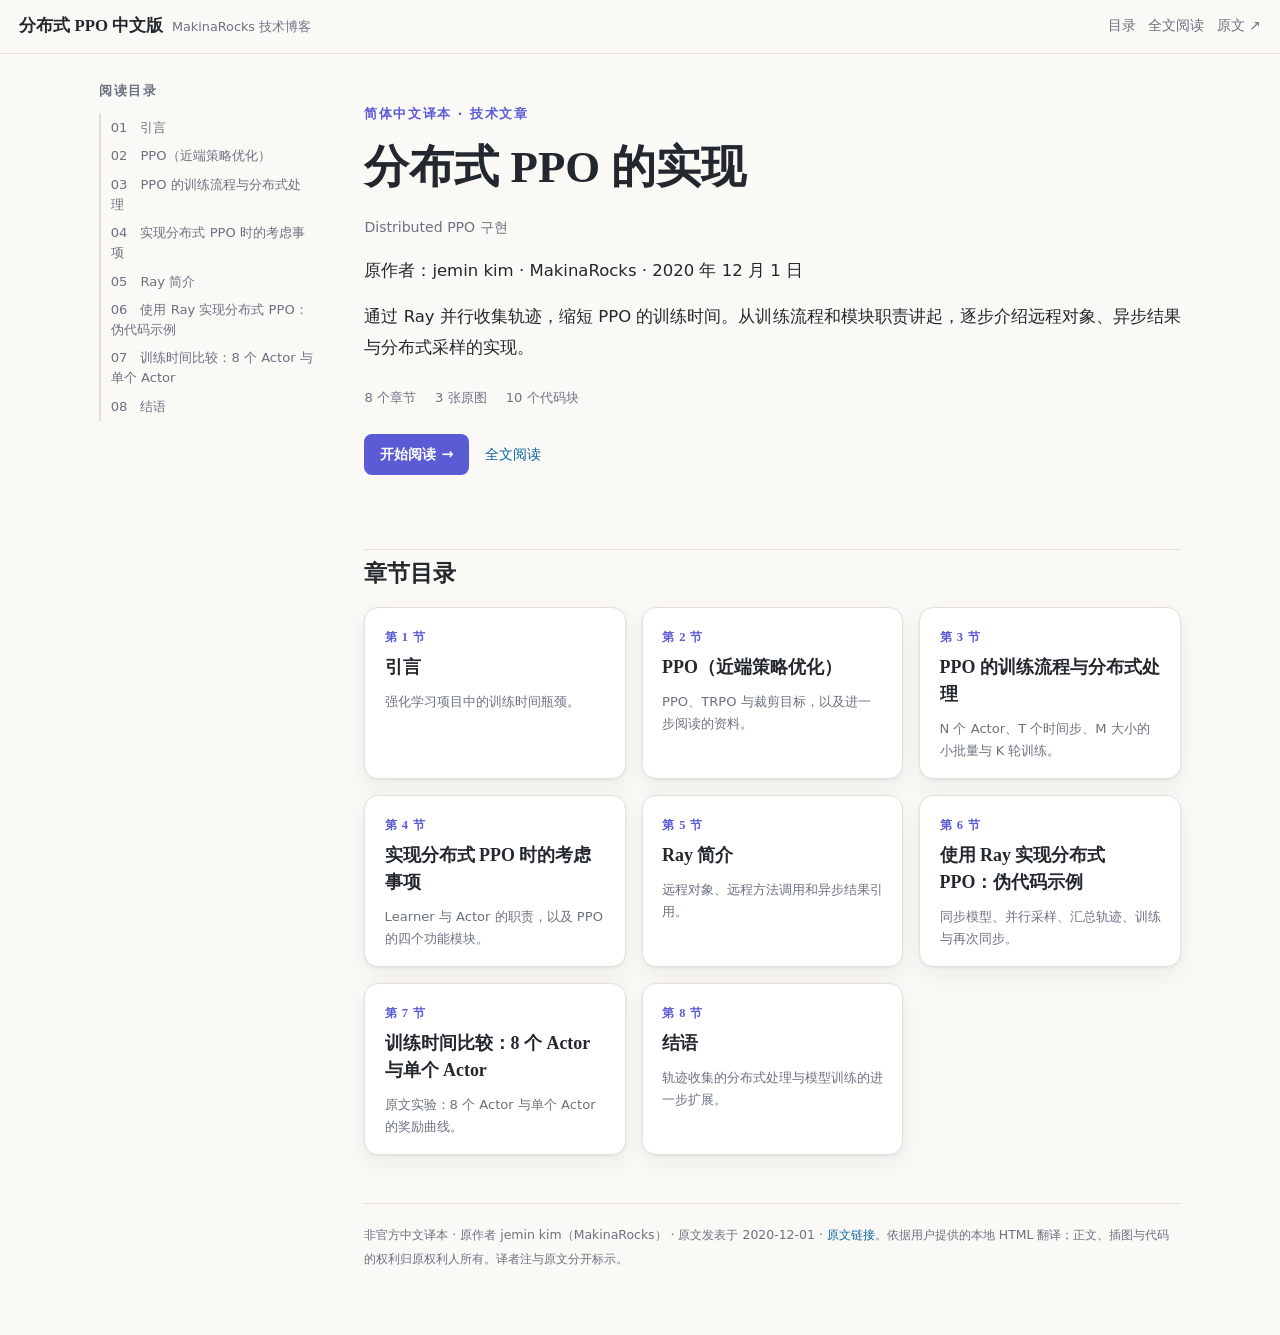
<file: webapp/index.html>
<!doctype html>
<html lang="zh-Hans"><head><meta charset="utf-8"><meta name="viewport" content="width=device-width,initial-scale=1">
<title>目录 — 分布式 PPO 中文版</title>
<meta name="description" content="MakinaRocks 技术文章《Distributed PPO 구현》的简体中文译本：PPO 采样流程、Learner 与 Actor、Ray 远程对象及分布式实现。">
<link rel="icon" href="assets/favicon.svg" type="image/svg+xml">
<link rel="stylesheet" href="assets/style.css"><link rel="stylesheet" href="assets/site.css"></head>
<body><header class="topbar"><a class="brand" href="index.html">分布式 PPO 中文版<span>MakinaRocks 技术博客</span></a>
<nav class="chapnav" aria-label="阅读导航"><a href="index.html">目录</a><a href="full.html">全文阅读</a><a href="https://makinarocks.github.io/Distributed-PPO-implementation/">原文 ↗</a></nav></header>
<div class="layout"><aside class="sidebar"><nav class="toc" aria-label="章节目录"><h2>阅读目录</h2><ol><li><a href="chapters/ch01.html">01　引言</a></li><li><a href="chapters/ch02.html">02　PPO（近端策略优化）</a></li><li><a href="chapters/ch03.html">03　PPO 的训练流程与分布式处理</a></li><li><a href="chapters/ch04.html">04　实现分布式 PPO 时的考虑事项</a></li><li><a href="chapters/ch05.html">05　Ray 简介</a></li><li><a href="chapters/ch06.html">06　使用 Ray 实现分布式 PPO：伪代码示例</a></li><li><a href="chapters/ch07.html">07　训练时间比较：8 个 Actor 与单个 Actor</a></li><li><a href="chapters/ch08.html">08　结语</a></li></ol></nav></aside>
<main class="main"><details class="mobile-toc"><summary>阅读目录</summary><ol><li><a href="chapters/ch01.html">01　引言</a></li><li><a href="chapters/ch02.html">02　PPO（近端策略优化）</a></li><li><a href="chapters/ch03.html">03　PPO 的训练流程与分布式处理</a></li><li><a href="chapters/ch04.html">04　实现分布式 PPO 时的考虑事项</a></li><li><a href="chapters/ch05.html">05　Ray 简介</a></li><li><a href="chapters/ch06.html">06　使用 Ray 实现分布式 PPO：伪代码示例</a></li><li><a href="chapters/ch07.html">07　训练时间比较：8 个 Actor 与单个 Actor</a></li><li><a href="chapters/ch08.html">08　结语</a></li></ol></details>
<article class="prose"><div class="reading-head"><div class="eyebrow">简体中文译本 · 技术文章</div><h1>分布式 PPO 的实现</h1><p class="subtitle">Distributed PPO 구현</p><p>原作者：jemin kim · MakinaRocks · 2020 年 12 月 1 日</p><p>通过 Ray 并行收集轨迹，缩短 PPO 的训练时间。从训练流程和模块职责讲起，逐步介绍远程对象、异步结果与分布式采样的实现。</p><div class="reading-meta"><span>8 个章节</span><span>3 张原图</span><span>10 个代码块</span></div><a class="read-button" href="chapters/ch01.html">开始阅读 →</a><a class="full-link" href="full.html">全文阅读</a></div><h2>章节目录</h2><div class="chapter-grid"><a class="card" href="chapters/ch01.html"><span class="no">第 1 节</span><span class="zh">引言</span><span class="desc">强化学习项目中的训练时间瓶颈。</span></a><a class="card" href="chapters/ch02.html"><span class="no">第 2 节</span><span class="zh">PPO（近端策略优化）</span><span class="desc">PPO、TRPO 与裁剪目标，以及进一步阅读的资料。</span></a><a class="card" href="chapters/ch03.html"><span class="no">第 3 节</span><span class="zh">PPO 的训练流程与分布式处理</span><span class="desc">N 个 Actor、T 个时间步、M 大小的小批量与 K 轮训练。</span></a><a class="card" href="chapters/ch04.html"><span class="no">第 4 节</span><span class="zh">实现分布式 PPO 时的考虑事项</span><span class="desc">Learner 与 Actor 的职责，以及 PPO 的四个功能模块。</span></a><a class="card" href="chapters/ch05.html"><span class="no">第 5 节</span><span class="zh">Ray 简介</span><span class="desc">远程对象、远程方法调用和异步结果引用。</span></a><a class="card" href="chapters/ch06.html"><span class="no">第 6 节</span><span class="zh">使用 Ray 实现分布式 PPO：伪代码示例</span><span class="desc">同步模型、并行采样、汇总轨迹、训练与再次同步。</span></a><a class="card" href="chapters/ch07.html"><span class="no">第 7 节</span><span class="zh">训练时间比较：8 个 Actor 与单个 Actor</span><span class="desc">原文实验：8 个 Actor 与单个 Actor 的奖励曲线。</span></a><a class="card" href="chapters/ch08.html"><span class="no">第 8 节</span><span class="zh">结语</span><span class="desc">轨迹收集的分布式处理与模型训练的进一步扩展。</span></a></div></article>
<footer class="pagefoot">非官方中文译本 · 原作者 jemin kim（MakinaRocks） · 原文发表于 2020-12-01 · <a href="https://makinarocks.github.io/Distributed-PPO-implementation/">原文链接</a>。依据用户提供的本地 HTML 翻译；正文、插图与代码的权利归原权利人所有。译者注与原文分开标示。</footer></main></div>
<script src="assets/site.js"></script></body></html>
</file>
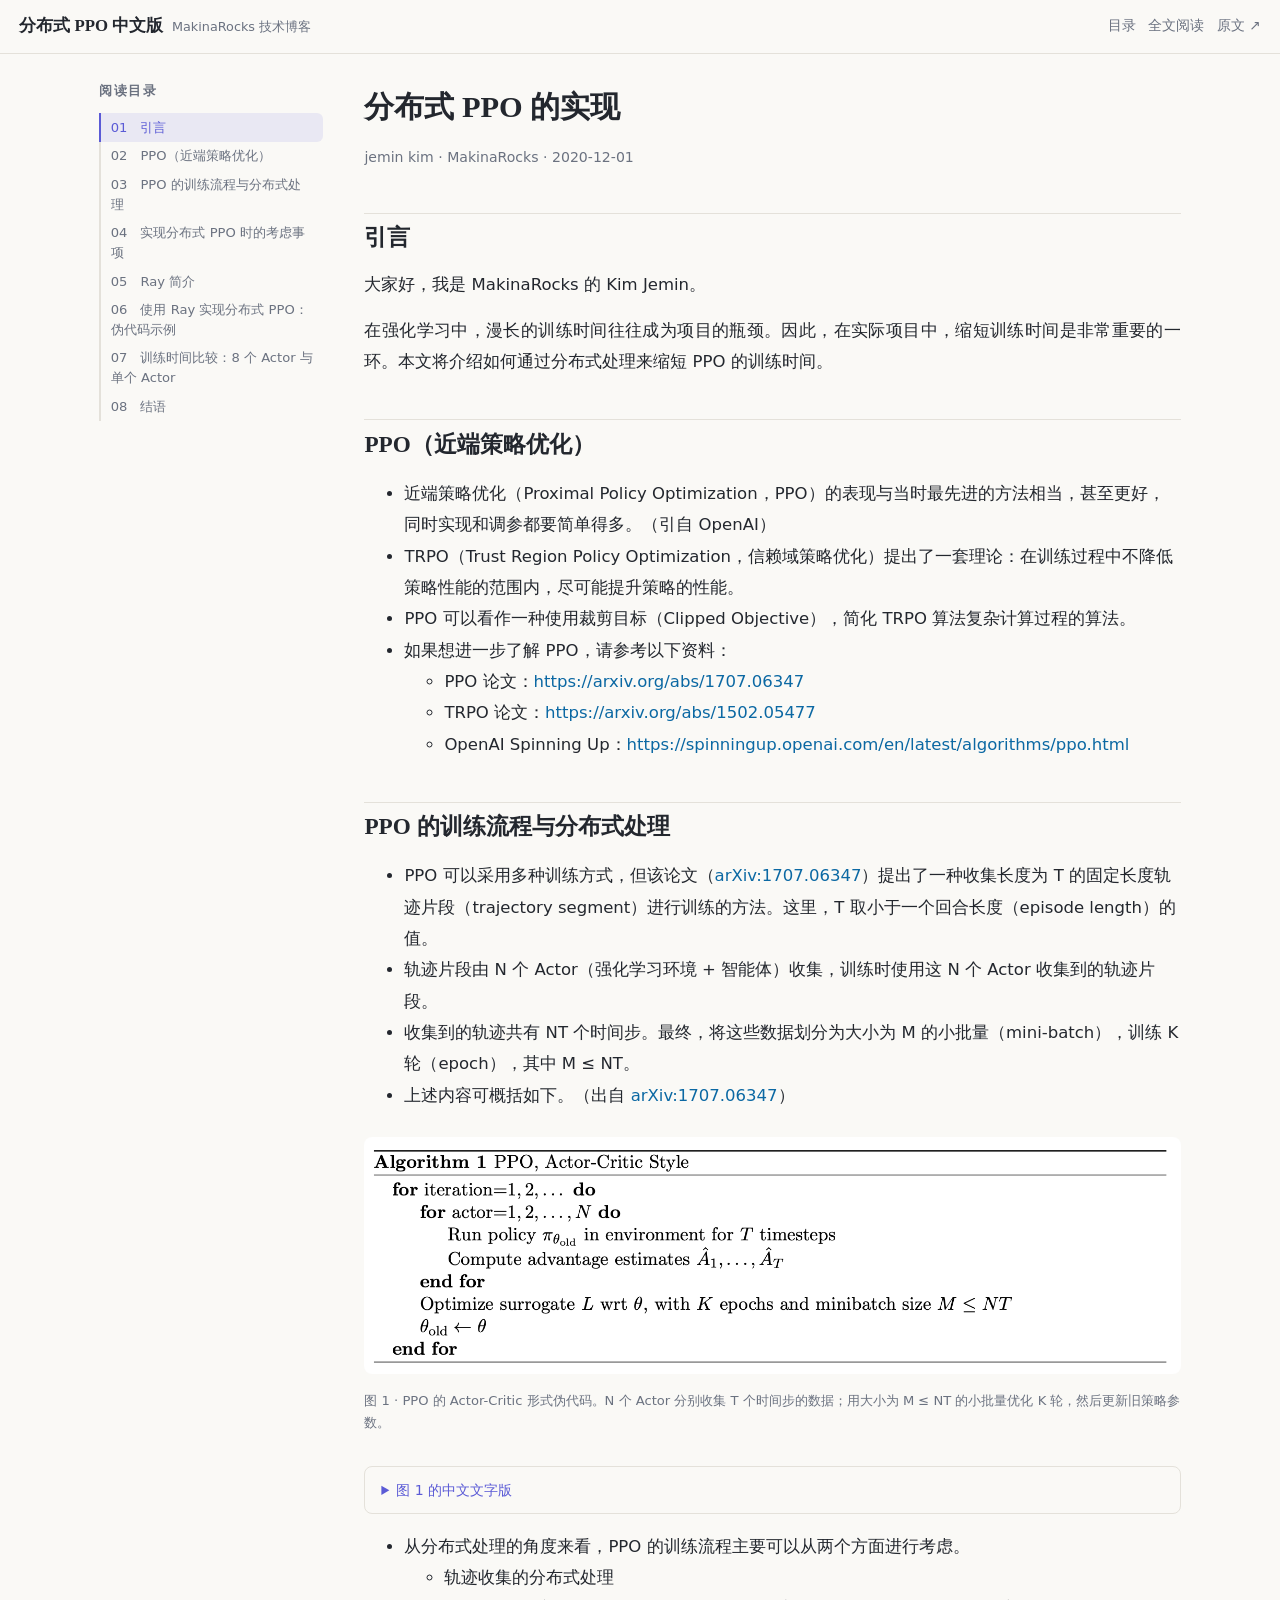
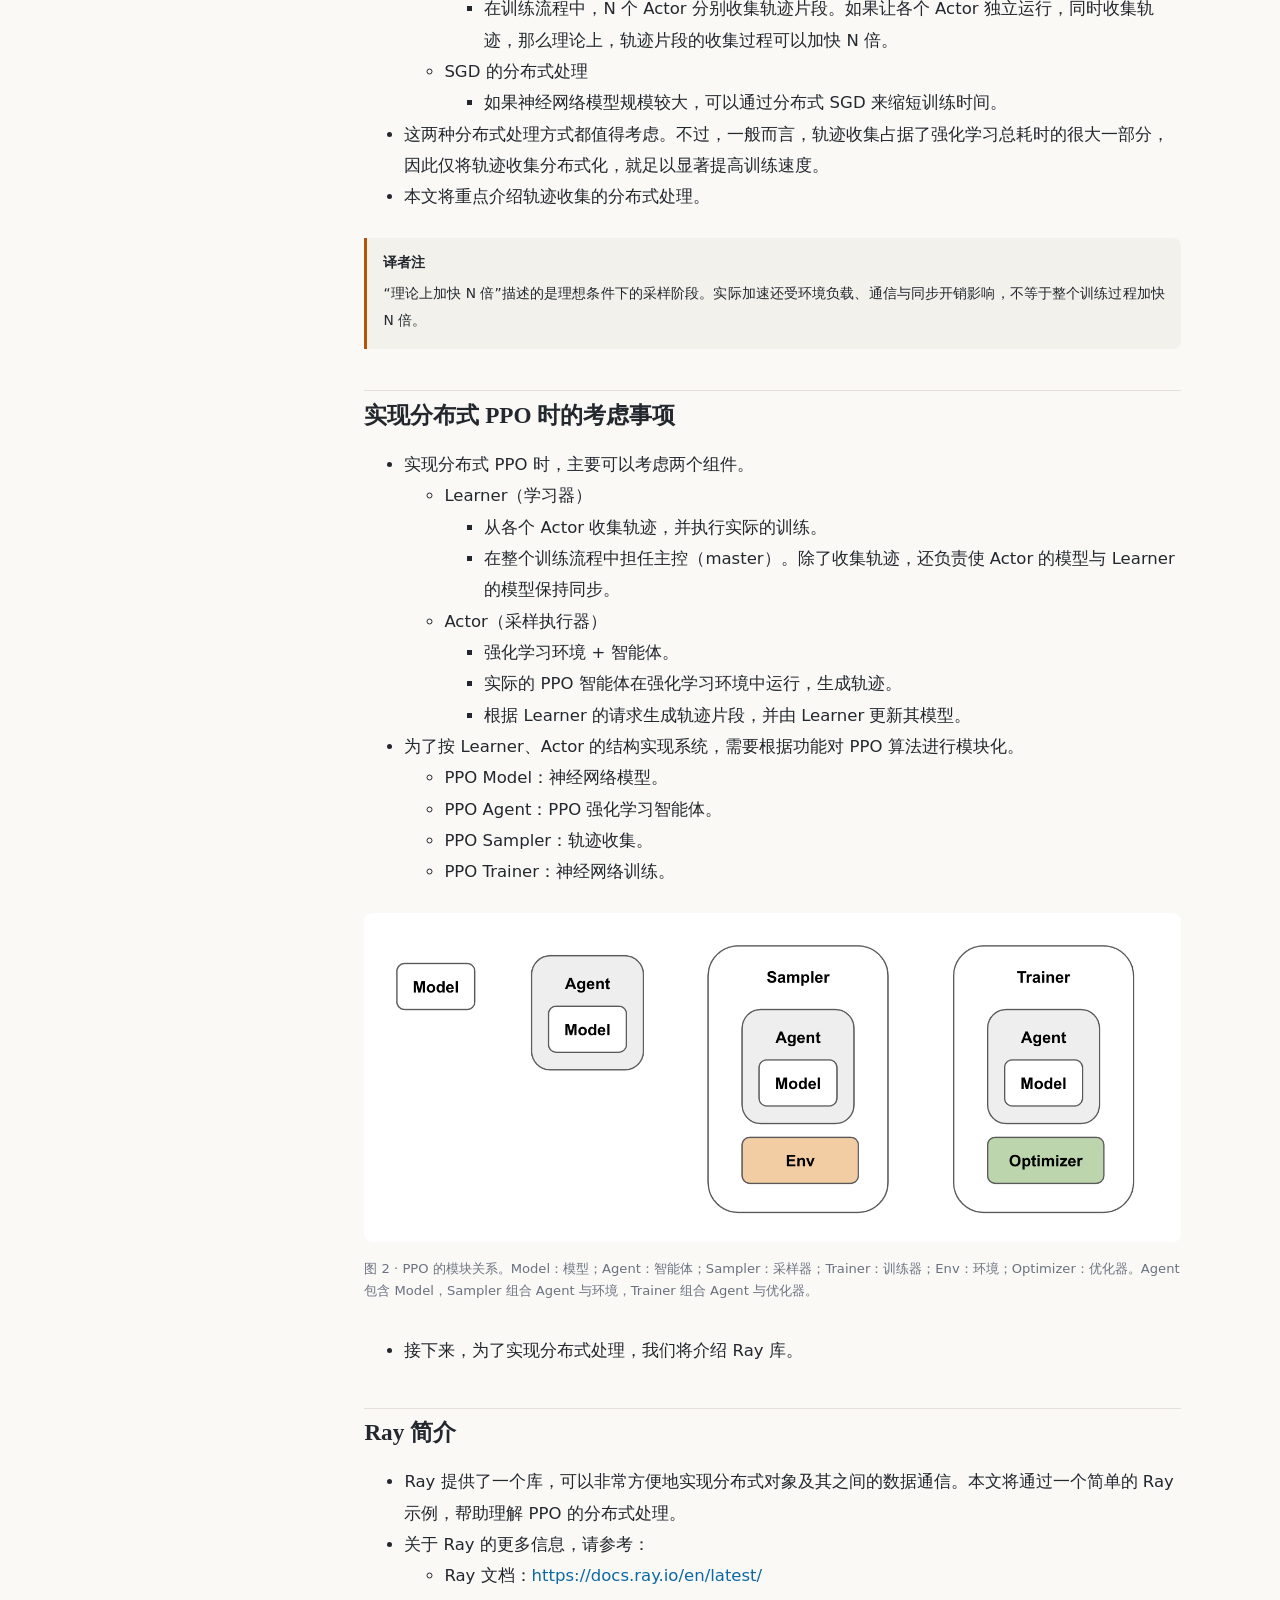
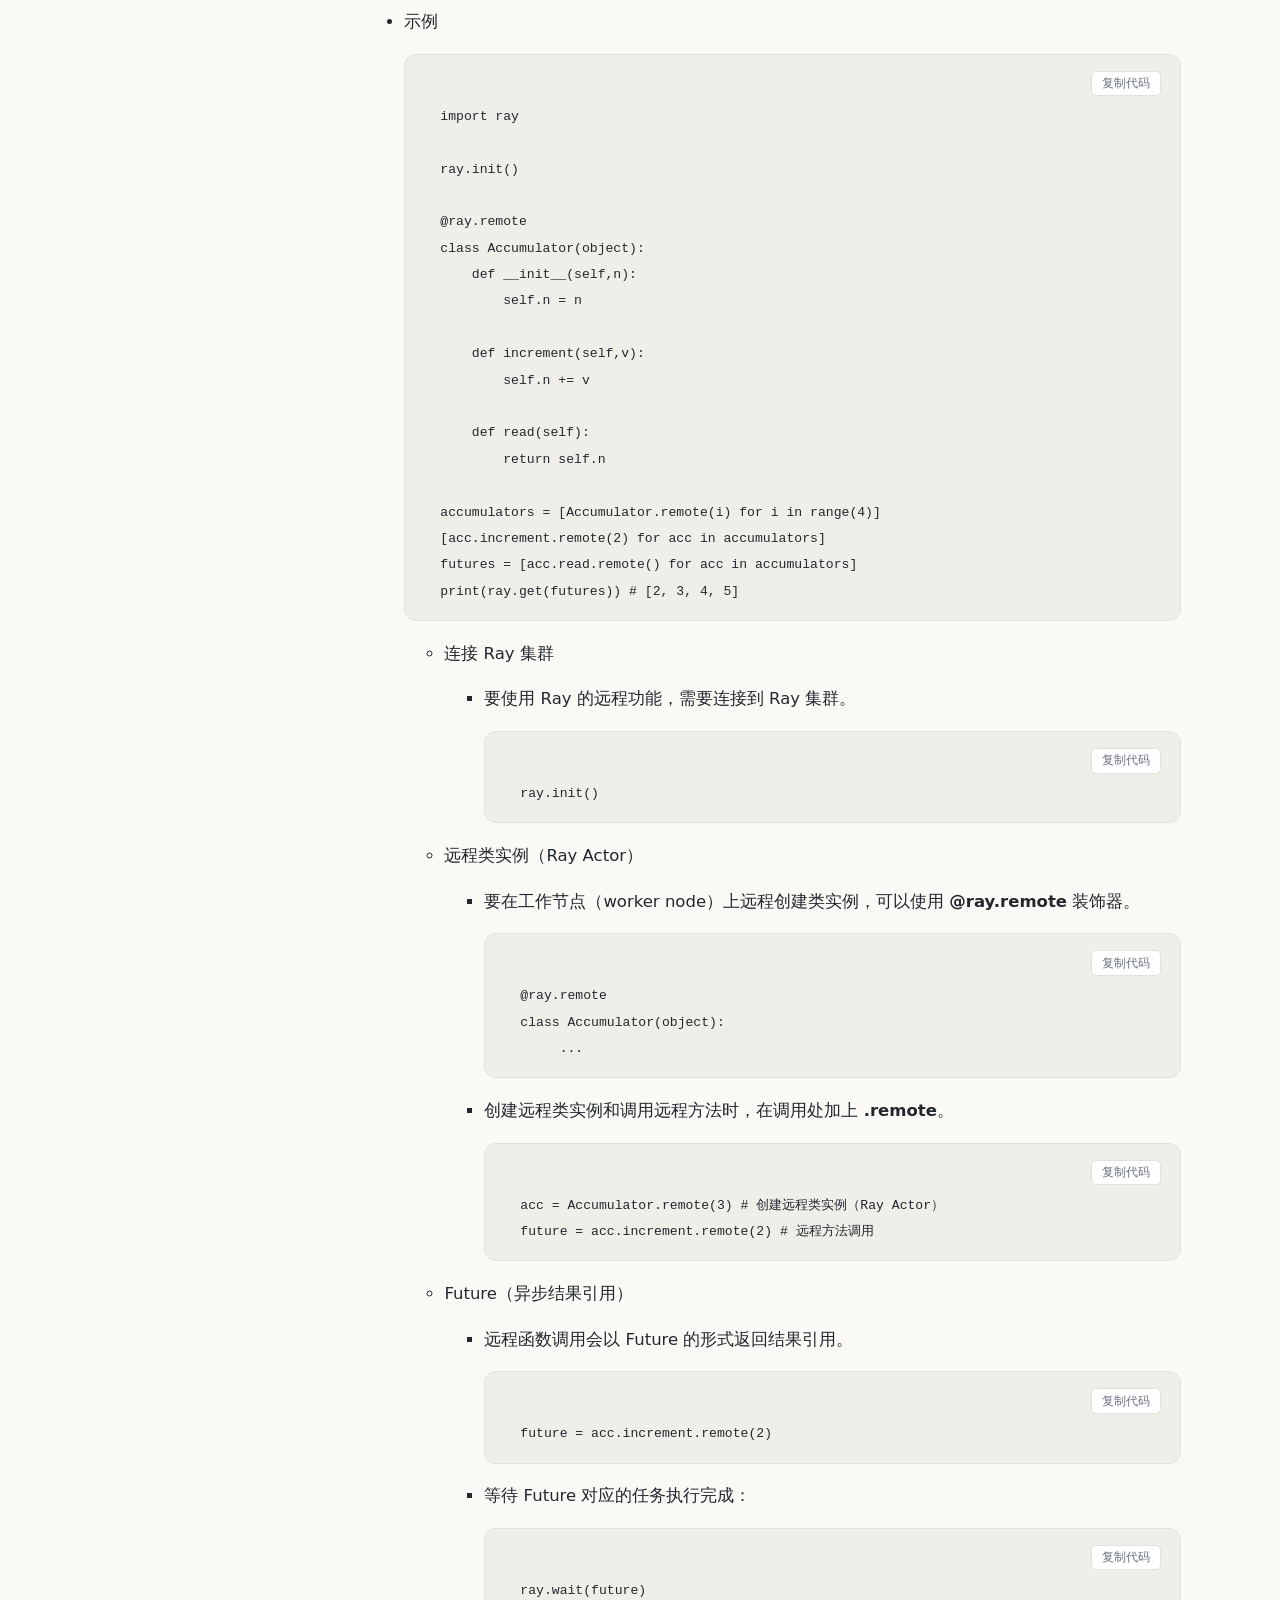
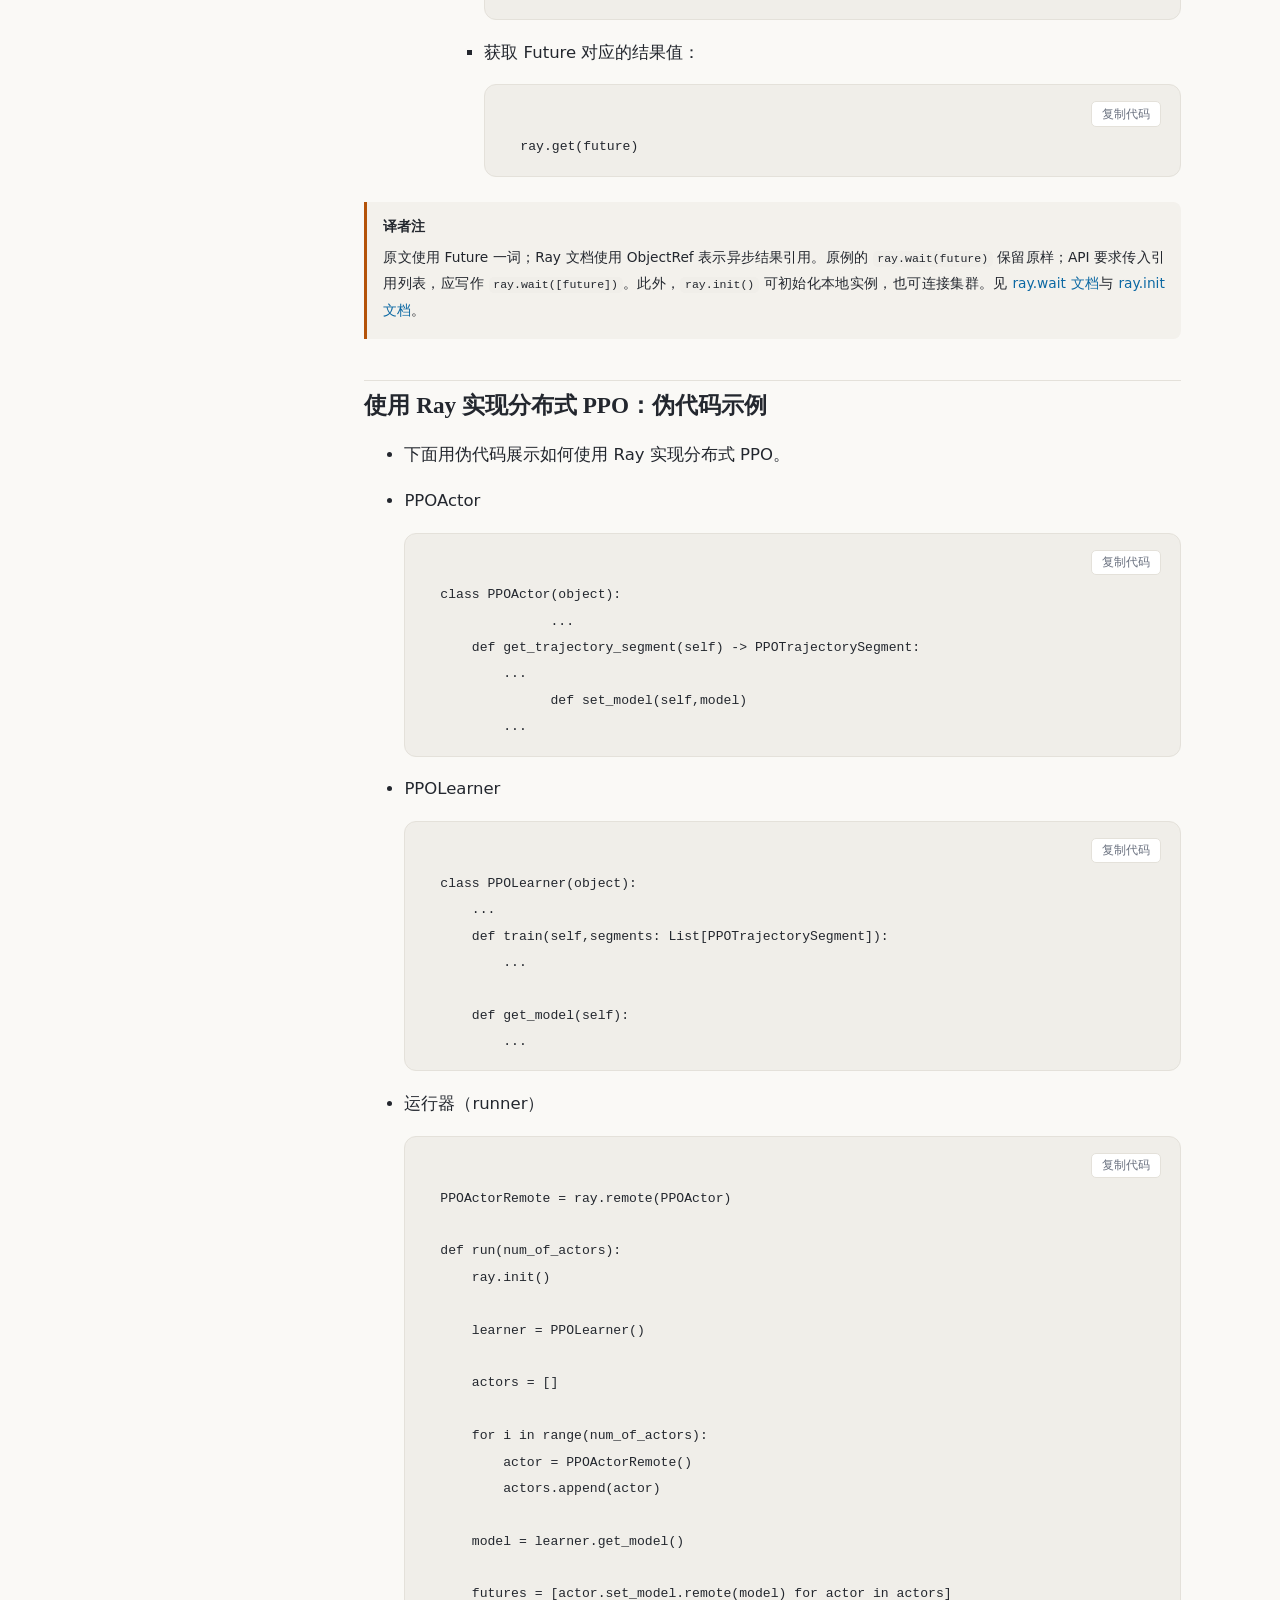
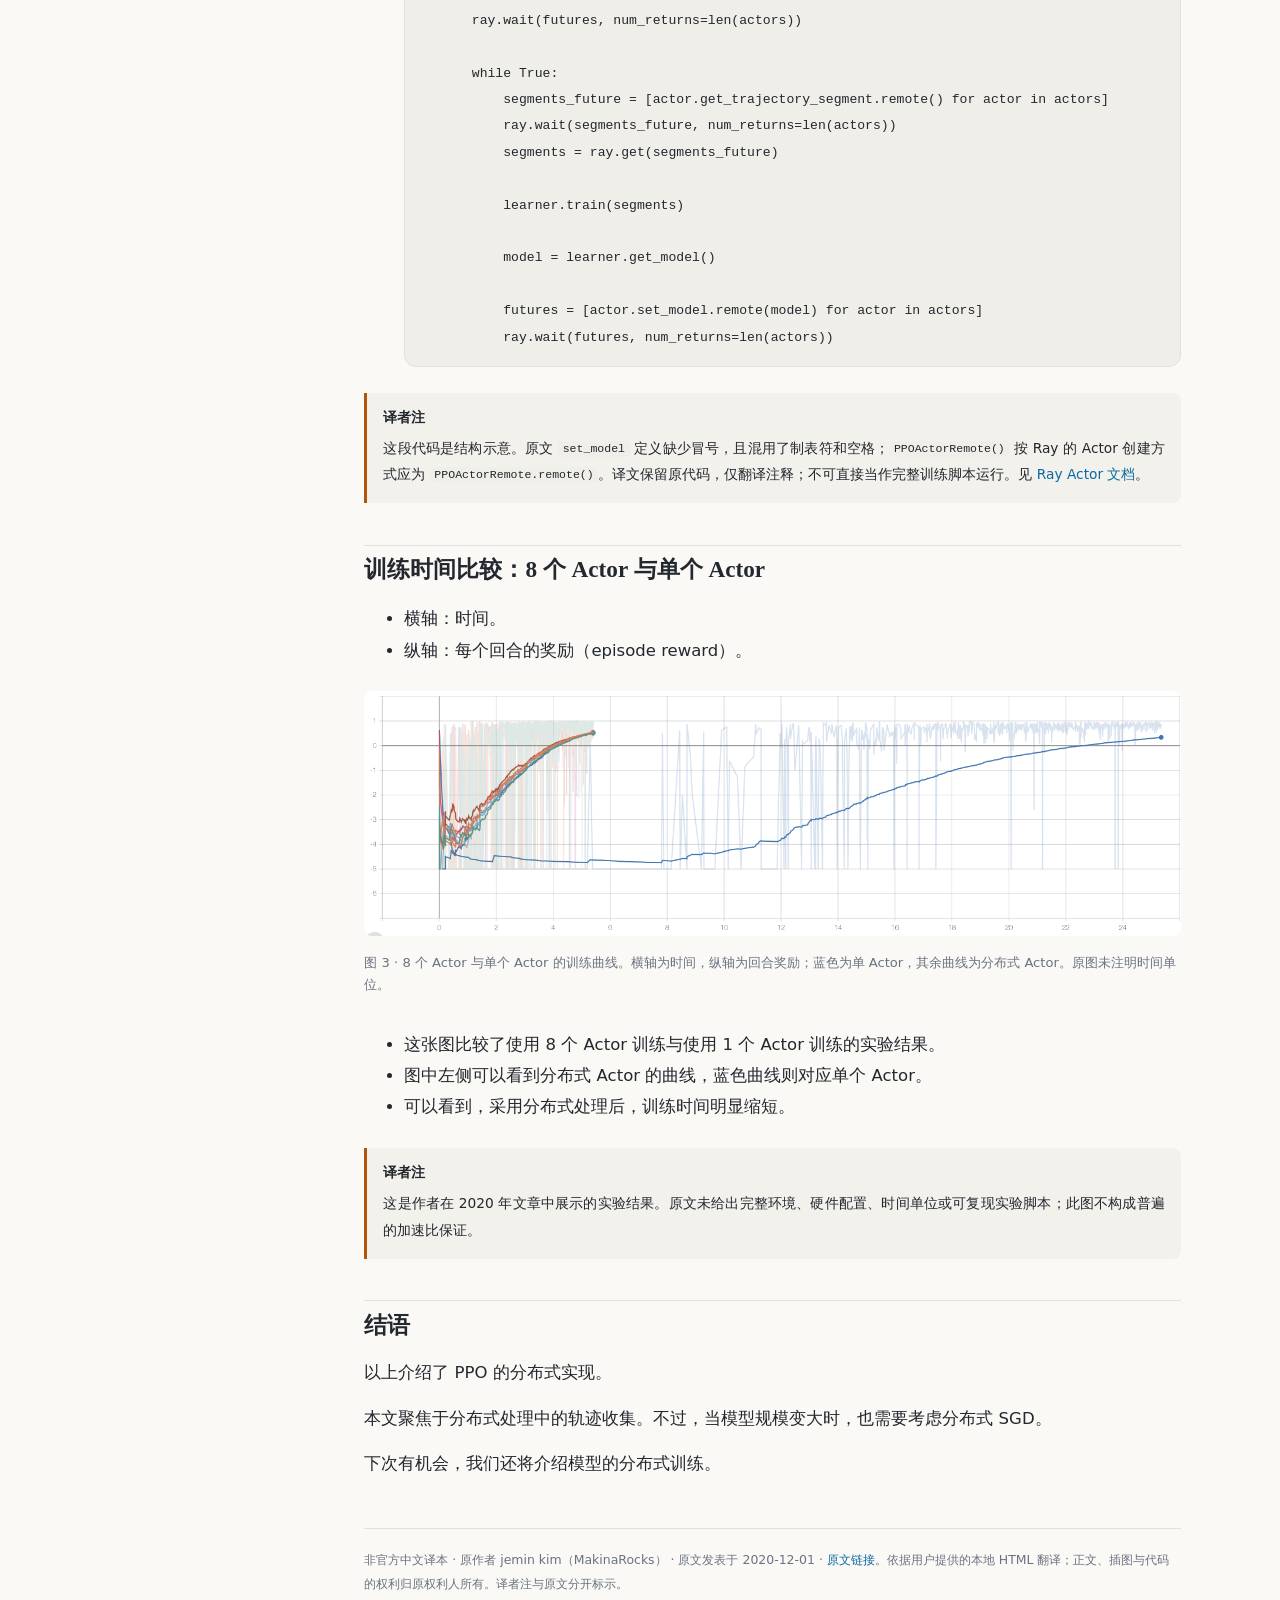
<file: webapp/full.html>
<!doctype html>
<html lang="zh-Hans"><head><meta charset="utf-8"><meta name="viewport" content="width=device-width,initial-scale=1">
<title>全文阅读 — 分布式 PPO 中文版</title>
<meta name="description" content="MakinaRocks 技术文章《Distributed PPO 구현》的简体中文译本：PPO 采样流程、Learner 与 Actor、Ray 远程对象及分布式实现。">
<link rel="icon" href="assets/favicon.svg" type="image/svg+xml">
<link rel="stylesheet" href="assets/style.css"><link rel="stylesheet" href="assets/site.css"></head>
<body><header class="topbar"><a class="brand" href="index.html">分布式 PPO 中文版<span>MakinaRocks 技术博客</span></a>
<nav class="chapnav" aria-label="阅读导航"><a href="index.html">目录</a><a href="full.html">全文阅读</a><a href="https://makinarocks.github.io/Distributed-PPO-implementation/">原文 ↗</a></nav></header>
<div class="layout"><aside class="sidebar"><nav class="toc" aria-label="章节目录"><h2>阅读目录</h2><ol><li><a href="#ch01">01　引言</a></li><li><a href="#ch02">02　PPO（近端策略优化）</a></li><li><a href="#ch03">03　PPO 的训练流程与分布式处理</a></li><li><a href="#ch04">04　实现分布式 PPO 时的考虑事项</a></li><li><a href="#ch05">05　Ray 简介</a></li><li><a href="#ch06">06　使用 Ray 实现分布式 PPO：伪代码示例</a></li><li><a href="#ch07">07　训练时间比较：8 个 Actor 与单个 Actor</a></li><li><a href="#ch08">08　结语</a></li></ol></nav></aside>
<main class="main"><details class="mobile-toc"><summary>阅读目录</summary><ol><li><a href="#ch01">01　引言</a></li><li><a href="#ch02">02　PPO（近端策略优化）</a></li><li><a href="#ch03">03　PPO 的训练流程与分布式处理</a></li><li><a href="#ch04">04　实现分布式 PPO 时的考虑事项</a></li><li><a href="#ch05">05　Ray 简介</a></li><li><a href="#ch06">06　使用 Ray 实现分布式 PPO：伪代码示例</a></li><li><a href="#ch07">07　训练时间比较：8 个 Actor 与单个 Actor</a></li><li><a href="#ch08">08　结语</a></li></ol></details>
<article class="prose"><h1>分布式 PPO 的实现</h1><p class="article-meta">jemin kim · MakinaRocks · 2020-12-01</p><h2 id="ch01">引言</h2>
<p>大家好，我是 MakinaRocks 的 Kim Jemin。</p>
<p>在强化学习中，漫长的训练时间往往成为项目的瓶颈。因此，在实际项目中，缩短训练时间是非常重要的一环。本文将介绍如何通过分布式处理来缩短 PPO 的训练时间。</p>
<h2 id="ch02">PPO（近端策略优化）</h2>
<ul>
<li>近端策略优化（Proximal Policy Optimization，PPO）的表现与当时最先进的方法相当，甚至更好，同时实现和调参都要简单得多。（引自 OpenAI）</li>
<li>TRPO（Trust Region Policy Optimization，信赖域策略优化）提出了一套理论：在训练过程中不降低策略性能的范围内，尽可能提升策略的性能。</li>
<li>PPO 可以看作一种使用裁剪目标（Clipped Objective），简化 TRPO 算法复杂计算过程的算法。</li>
<li>如果想进一步了解 PPO，请参考以下资料：<ul>
<li>PPO 论文：<a href="https://arxiv.org/abs/1707.06347">https://arxiv.org/abs/1707.06347</a></li>
<li>TRPO 论文：<a href="https://arxiv.org/abs/1502.05477">https://arxiv.org/abs/1502.05477</a></li>
<li>OpenAI Spinning Up：<a href="https://spinningup.openai.com/en/latest/algorithms/ppo.html">https://spinningup.openai.com/en/latest/algorithms/ppo.html</a></li>
</ul>
</li>
</ul>
<h2 id="ch03">PPO 的训练流程与分布式处理</h2>
<ul>
<li>PPO 可以采用多种训练方式，但该论文（<a href="https://arxiv.org/abs/1707.06347">arXiv:1707.06347</a>）提出了一种收集长度为 T 的固定长度轨迹片段（trajectory segment）进行训练的方法。这里，T 取小于一个回合长度（episode length）的值。</li>
<li>轨迹片段由 N 个 Actor（强化学习环境 + 智能体）收集，训练时使用这 N 个 Actor 收集到的轨迹片段。</li>
<li>收集到的轨迹共有 NT 个时间步。最终，将这些数据划分为大小为 M 的小批量（mini-batch），训练 K 轮（epoch），其中 M ≤ NT。</li>
<li>上述内容可概括如下。（出自 <a href="https://arxiv.org/abs/1707.06347">arXiv:1707.06347</a>）</li>
</ul>
<figure><img alt="图 1 · PPO 的 Actor-Critic 形式伪代码。N 个 Actor 分别收集 T 个时间步的数据；用大小为 M ≤ NT 的小批量优化 K 轮，然后更新旧策略参数。" src="assets/images/ppo-pseudo-code.png"/><figcaption>图 1 · PPO 的 Actor-Critic 形式伪代码。N 个 Actor 分别收集 T 个时间步的数据；用大小为 M ≤ NT 的小批量优化 K 轮，然后更新旧策略参数。</figcaption></figure><details class="figure-text"><summary>图 1 的中文文字版</summary>
<p><strong>算法 1：PPO（Actor-Critic 形式）</strong></p>
<ol><li>对每次迭代（iteration = 1, 2, …）：<ol><li>对每个 Actor（actor = 1, 2, …, N）：在环境中运行旧策略 π<sub>θ_old</sub> 共 T 个时间步，计算优势估计 Â₁, …, Â<sub>T</sub>。</li><li>针对参数 θ 优化代理目标 L；共进行 K 轮训练，小批量大小为 M ≤ NT。</li><li>更新旧策略参数：θ<sub>old</sub> ← θ。</li></ol></li></ol></details>
<ul>
<li>从分布式处理的角度来看，PPO 的训练流程主要可以从两个方面进行考虑。<ul>
<li>轨迹收集的分布式处理<ul>
<li>在训练流程中，N 个 Actor 分别收集轨迹片段。如果让各个 Actor 独立运行，同时收集轨迹，那么理论上，轨迹片段的收集过程可以加快 N 倍。</li>
</ul>
</li>
<li>SGD 的分布式处理<ul>
<li>如果神经网络模型规模较大，可以通过分布式 SGD 来缩短训练时间。</li>
</ul>
</li>
</ul>
</li>
<li>这两种分布式处理方式都值得考虑。不过，一般而言，轨迹收集占据了强化学习总耗时的很大一部分，因此仅将轨迹收集分布式化，就足以显著提高训练速度。</li>
<li>本文将重点介绍轨迹收集的分布式处理。</li>
</ul>
<aside class="translator-note"><strong>译者注</strong><p>“理论上加快 N 倍”描述的是理想条件下的采样阶段。实际加速还受环境负载、通信与同步开销影响，不等于整个训练过程加快 N 倍。</p></aside><h2 id="ch04">实现分布式 PPO 时的考虑事项</h2>
<ul>
<li>实现分布式 PPO 时，主要可以考虑两个组件。<ul>
<li>Learner（学习器）<ul>
<li>从各个 Actor 收集轨迹，并执行实际的训练。</li>
<li>在整个训练流程中担任主控（master）。除了收集轨迹，还负责使 Actor 的模型与 Learner 的模型保持同步。</li>
</ul>
</li>
<li>Actor（采样执行器）<ul>
<li>强化学习环境 + 智能体。</li>
<li>实际的 PPO 智能体在强化学习环境中运行，生成轨迹。</li>
<li>根据 Learner 的请求生成轨迹片段，并由 Learner 更新其模型。</li>
</ul>
</li>
</ul>
</li>
<li>为了按 Learner、Actor 的结构实现系统，需要根据功能对 PPO 算法进行模块化。<ul>
<li>PPO Model：神经网络模型。</li>
<li>PPO Agent：PPO 强化学习智能体。</li>
<li>PPO Sampler：轨迹收集。</li>
<li>PPO Trainer：神经网络训练。</li>
</ul>
</li>
</ul>
<figure><img alt="图 2 · PPO 的模块关系。Model：模型；Agent：智能体；Sampler：采样器；Trainer：训练器；Env：环境；Optimizer：优化器。Agent 包含 Model，Sampler 组合 Agent 与环境，Trainer 组合 Agent 与优化器。" src="assets/images/ppo_modules.png"/><figcaption>图 2 · PPO 的模块关系。Model：模型；Agent：智能体；Sampler：采样器；Trainer：训练器；Env：环境；Optimizer：优化器。Agent 包含 Model，Sampler 组合 Agent 与环境，Trainer 组合 Agent 与优化器。</figcaption></figure>
<ul>
<li>接下来，为了实现分布式处理，我们将介绍 Ray 库。</li>
</ul>
<h2 id="ch05">Ray 简介</h2>
<ul>
<li>Ray 提供了一个库，可以非常方便地实现分布式对象及其之间的数据通信。本文将通过一个简单的 Ray 示例，帮助理解 PPO 的分布式处理。</li>
<li>关于 Ray 的更多信息，请参考：<ul>
<li>Ray 文档：<a href="https://docs.ray.io/en/latest/">https://docs.ray.io/en/latest/</a></li>
</ul>
</li>
<li>
<p>示例</p>
<pre><code class="language-python">  import ray

  ray.init()

  @ray.remote
  class Accumulator(object):
      def __init__(self,n):
          self.n = n

      def increment(self,v):
          self.n += v

      def read(self):
          return self.n

  accumulators = [Accumulator.remote(i) for i in range(4)]
  [acc.increment.remote(2) for acc in accumulators]
  futures = [acc.read.remote() for acc in accumulators]
  print(ray.get(futures)) # [2, 3, 4, 5]
</code></pre>
<ul>
<li>连接 Ray 集群<ul>
<li>
<p>要使用 Ray 的远程功能，需要连接到 Ray 集群。</p>
<pre><code class="language-python">  ray.init()
</code></pre>
</li>
</ul>
</li>
<li>远程类实例（Ray Actor）<ul>
<li>
<p>要在工作节点（worker node）上远程创建类实例，可以使用 <strong>@ray.remote</strong> 装饰器。</p>
<pre><code class="language-python">  @ray.remote
  class Accumulator(object):
       ...
</code></pre>
</li>
<li>
<p>创建远程类实例和调用远程方法时，在调用处加上 <strong>.remote</strong>。</p>
<pre><code class="language-python">  acc = Accumulator.remote(3) # 创建远程类实例（Ray Actor） 
  future = acc.increment.remote(2) # 远程方法调用 
</code></pre>
</li>
</ul>
</li>
<li>Future（异步结果引用）<ul>
<li>
<p>远程函数调用会以 Future 的形式返回结果引用。</p>
<pre><code class="language-python">  future = acc.increment.remote(2)
</code></pre>
</li>
<li>
<p>等待 Future 对应的任务执行完成：</p>
<pre><code class="language-python">  ray.wait(future)
</code></pre>
</li>
<li>
<p>获取 Future 对应的结果值：</p>
<pre><code class="language-python">  ray.get(future)
</code></pre>
</li>
</ul>
</li>
</ul>
</li>
</ul>
<aside class="translator-note"><strong>译者注</strong><p>原文使用 Future 一词；Ray 文档使用 ObjectRef 表示异步结果引用。原例的 <code>ray.wait(future)</code> 保留原样；API 要求传入引用列表，应写作 <code>ray.wait([future])</code>。此外，<code>ray.init()</code> 可初始化本地实例，也可连接集群。见 <a href="https://docs.ray.io/en/latest/ray-core/api/doc/ray.wait.html">ray.wait 文档</a>与 <a href="https://docs.ray.io/en/latest/ray-core/api/doc/ray.init.html">ray.init 文档</a>。</p></aside><h2 id="ch06">使用 Ray 实现分布式 PPO：伪代码示例</h2>
<ul>
<li>下面用伪代码展示如何使用 Ray 实现分布式 PPO。</li>
<li>
<p>PPOActor</p>
<pre><code class="language-python">  class PPOActor(object):
  		...
      def get_trajectory_segment(self) -&gt; PPOTrajectorySegment:
          ...
  		def set_model(self,model)
          ...
</code></pre>
</li>
<li>
<p>PPOLearner</p>
<pre><code class="language-python">  class PPOLearner(object):
      ...
      def train(self,segments: List[PPOTrajectorySegment]):
          ...

      def get_model(self):
          ...
</code></pre>
</li>
<li>
<p>运行器（runner）</p>
<pre><code class="language-python">  PPOActorRemote = ray.remote(PPOActor)

  def run(num_of_actors):
      ray.init()

      learner = PPOLearner()

      actors = []

      for i in range(num_of_actors):
          actor = PPOActorRemote()
          actors.append(actor)

      model = learner.get_model()

      futures = [actor.set_model.remote(model) for actor in actors]
      ray.wait(futures, num_returns=len(actors))

      while True:
          segments_future = [actor.get_trajectory_segment.remote() for actor in actors]
          ray.wait(segments_future, num_returns=len(actors))
          segments = ray.get(segments_future)

          learner.train(segments)

          model = learner.get_model()

          futures = [actor.set_model.remote(model) for actor in actors]
          ray.wait(futures, num_returns=len(actors))
</code></pre>
</li>
</ul>
<aside class="translator-note"><strong>译者注</strong><p>这段代码是结构示意。原文 <code>set_model</code> 定义缺少冒号，且混用了制表符和空格；<code>PPOActorRemote()</code> 按 Ray 的 Actor 创建方式应为 <code>PPOActorRemote.remote()</code>。译文保留原代码，仅翻译注释；不可直接当作完整训练脚本运行。见 <a href="https://docs.ray.io/en/latest/ray-core/actors.html">Ray Actor 文档</a>。</p></aside><h2 id="ch07">训练时间比较：8 个 Actor 与单个 Actor</h2>
<ul>
<li>横轴：时间。</li>
<li>纵轴：每个回合的奖励（episode reward）。</li>
</ul>
<figure><img alt="图 3 · 8 个 Actor 与单个 Actor 的训练曲线。横轴为时间，纵轴为回合奖励；蓝色为单 Actor，其余曲线为分布式 Actor。原图未注明时间单位。" src="assets/images/Distributed_ppo_result.png"/><figcaption>图 3 · 8 个 Actor 与单个 Actor 的训练曲线。横轴为时间，纵轴为回合奖励；蓝色为单 Actor，其余曲线为分布式 Actor。原图未注明时间单位。</figcaption></figure>
<ul>
<li>这张图比较了使用 8 个 Actor 训练与使用 1 个 Actor 训练的实验结果。</li>
<li>图中左侧可以看到分布式 Actor 的曲线，蓝色曲线则对应单个 Actor。</li>
<li>可以看到，采用分布式处理后，训练时间明显缩短。</li>
</ul>
<aside class="translator-note"><strong>译者注</strong><p>这是作者在 2020 年文章中展示的实验结果。原文未给出完整环境、硬件配置、时间单位或可复现实验脚本；此图不构成普遍的加速比保证。</p></aside><h2 id="ch08">结语</h2>
<p>以上介绍了 PPO 的分布式实现。</p>
<p>本文聚焦于分布式处理中的轨迹收集。不过，当模型规模变大时，也需要考虑分布式 SGD。</p>
<p>下次有机会，我们还将介绍模型的分布式训练。</p>
</article>
<footer class="pagefoot">非官方中文译本 · 原作者 jemin kim（MakinaRocks） · 原文发表于 2020-12-01 · <a href="https://makinarocks.github.io/Distributed-PPO-implementation/">原文链接</a>。依据用户提供的本地 HTML 翻译；正文、插图与代码的权利归原权利人所有。译者注与原文分开标示。</footer></main></div>
<script src="assets/site.js"></script></body></html>
</file>
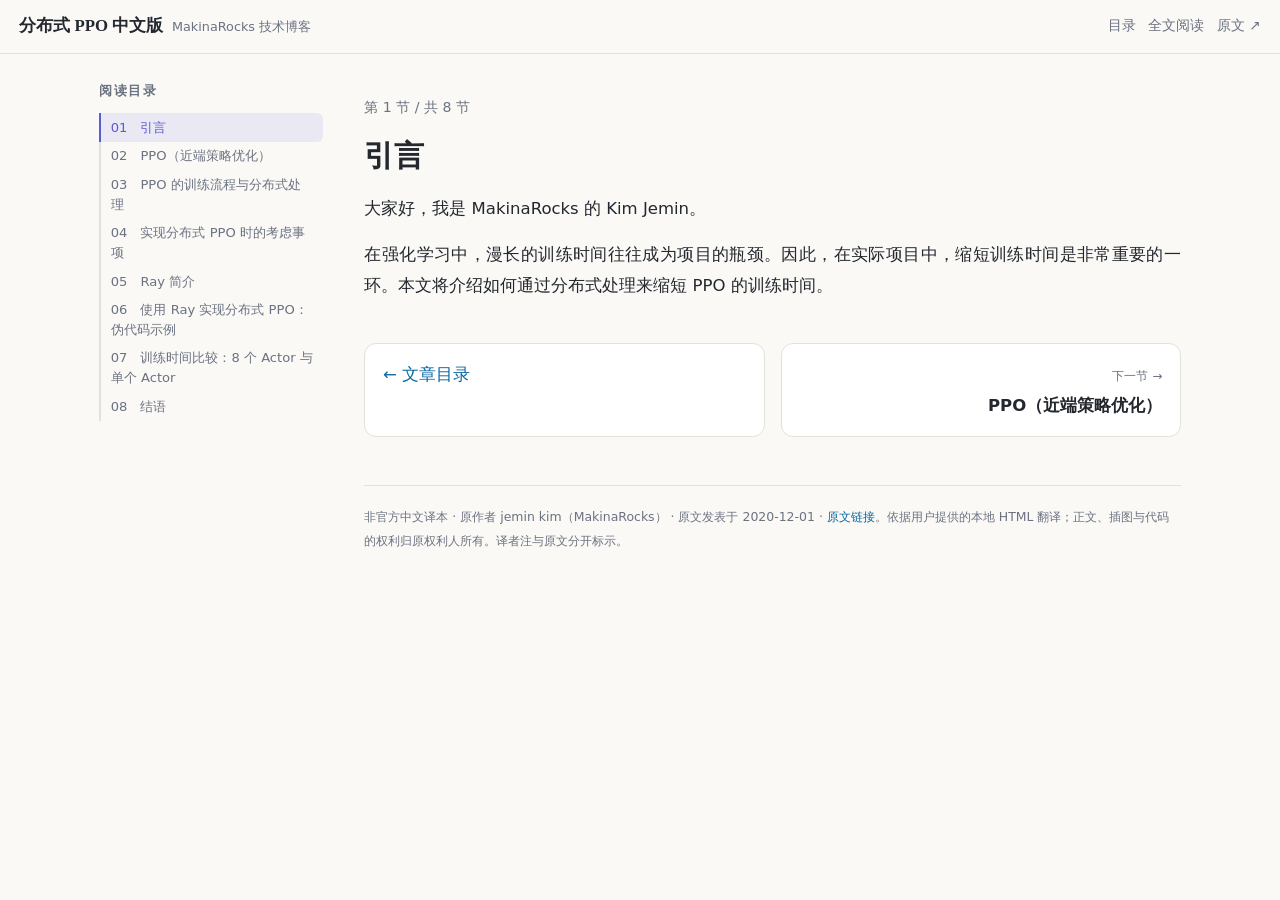
<file: webapp/chapters/ch01.html>
<!doctype html>
<html lang="zh-Hans"><head><meta charset="utf-8"><meta name="viewport" content="width=device-width,initial-scale=1">
<title>引言 — 分布式 PPO 中文版</title>
<meta name="description" content="MakinaRocks 技术文章《Distributed PPO 구현》的简体中文译本：PPO 采样流程、Learner 与 Actor、Ray 远程对象及分布式实现。">
<link rel="icon" href="../assets/favicon.svg" type="image/svg+xml">
<link rel="stylesheet" href="../assets/style.css"><link rel="stylesheet" href="../assets/site.css"></head>
<body><header class="topbar"><a class="brand" href="../index.html">分布式 PPO 中文版<span>MakinaRocks 技术博客</span></a>
<nav class="chapnav" aria-label="阅读导航"><a href="../index.html">目录</a><a href="../full.html">全文阅读</a><a href="https://makinarocks.github.io/Distributed-PPO-implementation/">原文 ↗</a></nav></header>
<div class="layout"><aside class="sidebar"><nav class="toc" aria-label="章节目录"><h2>阅读目录</h2><ol><li><a class="active" aria-current="page" href="ch01.html">01　引言</a></li><li><a href="ch02.html">02　PPO（近端策略优化）</a></li><li><a href="ch03.html">03　PPO 的训练流程与分布式处理</a></li><li><a href="ch04.html">04　实现分布式 PPO 时的考虑事项</a></li><li><a href="ch05.html">05　Ray 简介</a></li><li><a href="ch06.html">06　使用 Ray 实现分布式 PPO：伪代码示例</a></li><li><a href="ch07.html">07　训练时间比较：8 个 Actor 与单个 Actor</a></li><li><a href="ch08.html">08　结语</a></li></ol></nav></aside>
<main class="main"><details class="mobile-toc"><summary>阅读目录</summary><ol><li><a class="active" aria-current="page" href="ch01.html">01　引言</a></li><li><a href="ch02.html">02　PPO（近端策略优化）</a></li><li><a href="ch03.html">03　PPO 的训练流程与分布式处理</a></li><li><a href="ch04.html">04　实现分布式 PPO 时的考虑事项</a></li><li><a href="ch05.html">05　Ray 简介</a></li><li><a href="ch06.html">06　使用 Ray 实现分布式 PPO：伪代码示例</a></li><li><a href="ch07.html">07　训练时间比较：8 个 Actor 与单个 Actor</a></li><li><a href="ch08.html">08　结语</a></li></ol></details>
<article class="prose"><p class="article-meta">第 1 节 / 共 8 节</p><h1 id="ch01">引言</h1>
<p>大家好，我是 MakinaRocks 的 Kim Jemin。</p>
<p>在强化学习中，漫长的训练时间往往成为项目的瓶颈。因此，在实际项目中，缩短训练时间是非常重要的一环。本文将介绍如何通过分布式处理来缩短 PPO 的训练时间。</p>
</article><nav class="pager" aria-label="章节翻页"><a href="../index.html">← 文章目录</a><a class="next" href="ch02.html"><span class="dir">下一节 →</span><div class="ttl">PPO（近端策略优化）</div></a></nav>
<footer class="pagefoot">非官方中文译本 · 原作者 jemin kim（MakinaRocks） · 原文发表于 2020-12-01 · <a href="https://makinarocks.github.io/Distributed-PPO-implementation/">原文链接</a>。依据用户提供的本地 HTML 翻译；正文、插图与代码的权利归原权利人所有。译者注与原文分开标示。</footer></main></div>
<script src="../assets/site.js"></script></body></html>
</file>
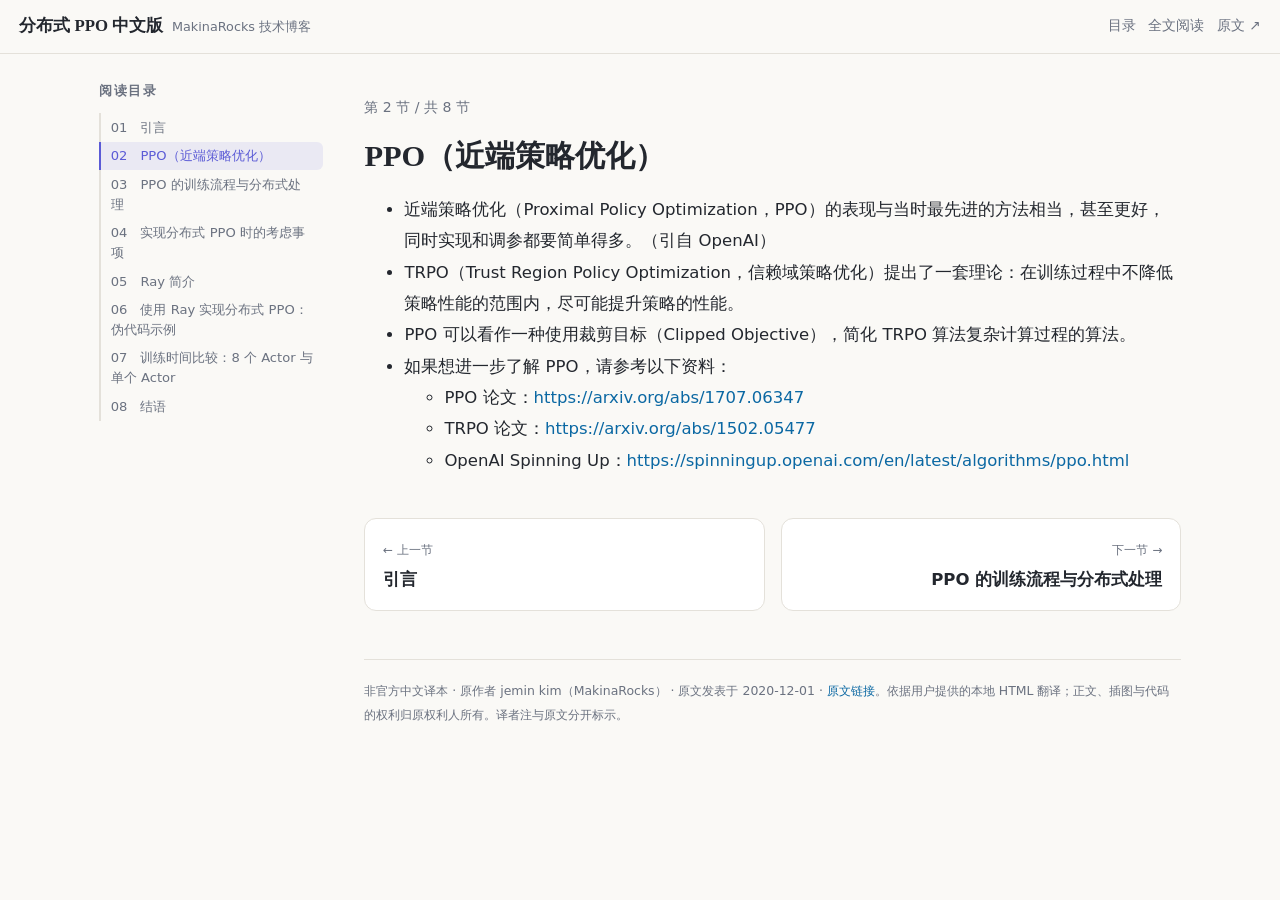
<file: webapp/chapters/ch02.html>
<!doctype html>
<html lang="zh-Hans"><head><meta charset="utf-8"><meta name="viewport" content="width=device-width,initial-scale=1">
<title>PPO（近端策略优化） — 分布式 PPO 中文版</title>
<meta name="description" content="MakinaRocks 技术文章《Distributed PPO 구현》的简体中文译本：PPO 采样流程、Learner 与 Actor、Ray 远程对象及分布式实现。">
<link rel="icon" href="../assets/favicon.svg" type="image/svg+xml">
<link rel="stylesheet" href="../assets/style.css"><link rel="stylesheet" href="../assets/site.css"></head>
<body><header class="topbar"><a class="brand" href="../index.html">分布式 PPO 中文版<span>MakinaRocks 技术博客</span></a>
<nav class="chapnav" aria-label="阅读导航"><a href="../index.html">目录</a><a href="../full.html">全文阅读</a><a href="https://makinarocks.github.io/Distributed-PPO-implementation/">原文 ↗</a></nav></header>
<div class="layout"><aside class="sidebar"><nav class="toc" aria-label="章节目录"><h2>阅读目录</h2><ol><li><a href="ch01.html">01　引言</a></li><li><a class="active" aria-current="page" href="ch02.html">02　PPO（近端策略优化）</a></li><li><a href="ch03.html">03　PPO 的训练流程与分布式处理</a></li><li><a href="ch04.html">04　实现分布式 PPO 时的考虑事项</a></li><li><a href="ch05.html">05　Ray 简介</a></li><li><a href="ch06.html">06　使用 Ray 实现分布式 PPO：伪代码示例</a></li><li><a href="ch07.html">07　训练时间比较：8 个 Actor 与单个 Actor</a></li><li><a href="ch08.html">08　结语</a></li></ol></nav></aside>
<main class="main"><details class="mobile-toc"><summary>阅读目录</summary><ol><li><a href="ch01.html">01　引言</a></li><li><a class="active" aria-current="page" href="ch02.html">02　PPO（近端策略优化）</a></li><li><a href="ch03.html">03　PPO 的训练流程与分布式处理</a></li><li><a href="ch04.html">04　实现分布式 PPO 时的考虑事项</a></li><li><a href="ch05.html">05　Ray 简介</a></li><li><a href="ch06.html">06　使用 Ray 实现分布式 PPO：伪代码示例</a></li><li><a href="ch07.html">07　训练时间比较：8 个 Actor 与单个 Actor</a></li><li><a href="ch08.html">08　结语</a></li></ol></details>
<article class="prose"><p class="article-meta">第 2 节 / 共 8 节</p><h1 id="ch02">PPO（近端策略优化）</h1>
<ul>
<li>近端策略优化（Proximal Policy Optimization，PPO）的表现与当时最先进的方法相当，甚至更好，同时实现和调参都要简单得多。（引自 OpenAI）</li>
<li>TRPO（Trust Region Policy Optimization，信赖域策略优化）提出了一套理论：在训练过程中不降低策略性能的范围内，尽可能提升策略的性能。</li>
<li>PPO 可以看作一种使用裁剪目标（Clipped Objective），简化 TRPO 算法复杂计算过程的算法。</li>
<li>如果想进一步了解 PPO，请参考以下资料：<ul>
<li>PPO 论文：<a href="https://arxiv.org/abs/1707.06347">https://arxiv.org/abs/1707.06347</a></li>
<li>TRPO 论文：<a href="https://arxiv.org/abs/1502.05477">https://arxiv.org/abs/1502.05477</a></li>
<li>OpenAI Spinning Up：<a href="https://spinningup.openai.com/en/latest/algorithms/ppo.html">https://spinningup.openai.com/en/latest/algorithms/ppo.html</a></li>
</ul>
</li>
</ul>
</article><nav class="pager" aria-label="章节翻页"><a href="ch01.html"><span class="dir">← 上一节</span><div class="ttl">引言</div></a><a class="next" href="ch03.html"><span class="dir">下一节 →</span><div class="ttl">PPO 的训练流程与分布式处理</div></a></nav>
<footer class="pagefoot">非官方中文译本 · 原作者 jemin kim（MakinaRocks） · 原文发表于 2020-12-01 · <a href="https://makinarocks.github.io/Distributed-PPO-implementation/">原文链接</a>。依据用户提供的本地 HTML 翻译；正文、插图与代码的权利归原权利人所有。译者注与原文分开标示。</footer></main></div>
<script src="../assets/site.js"></script></body></html>
</file>
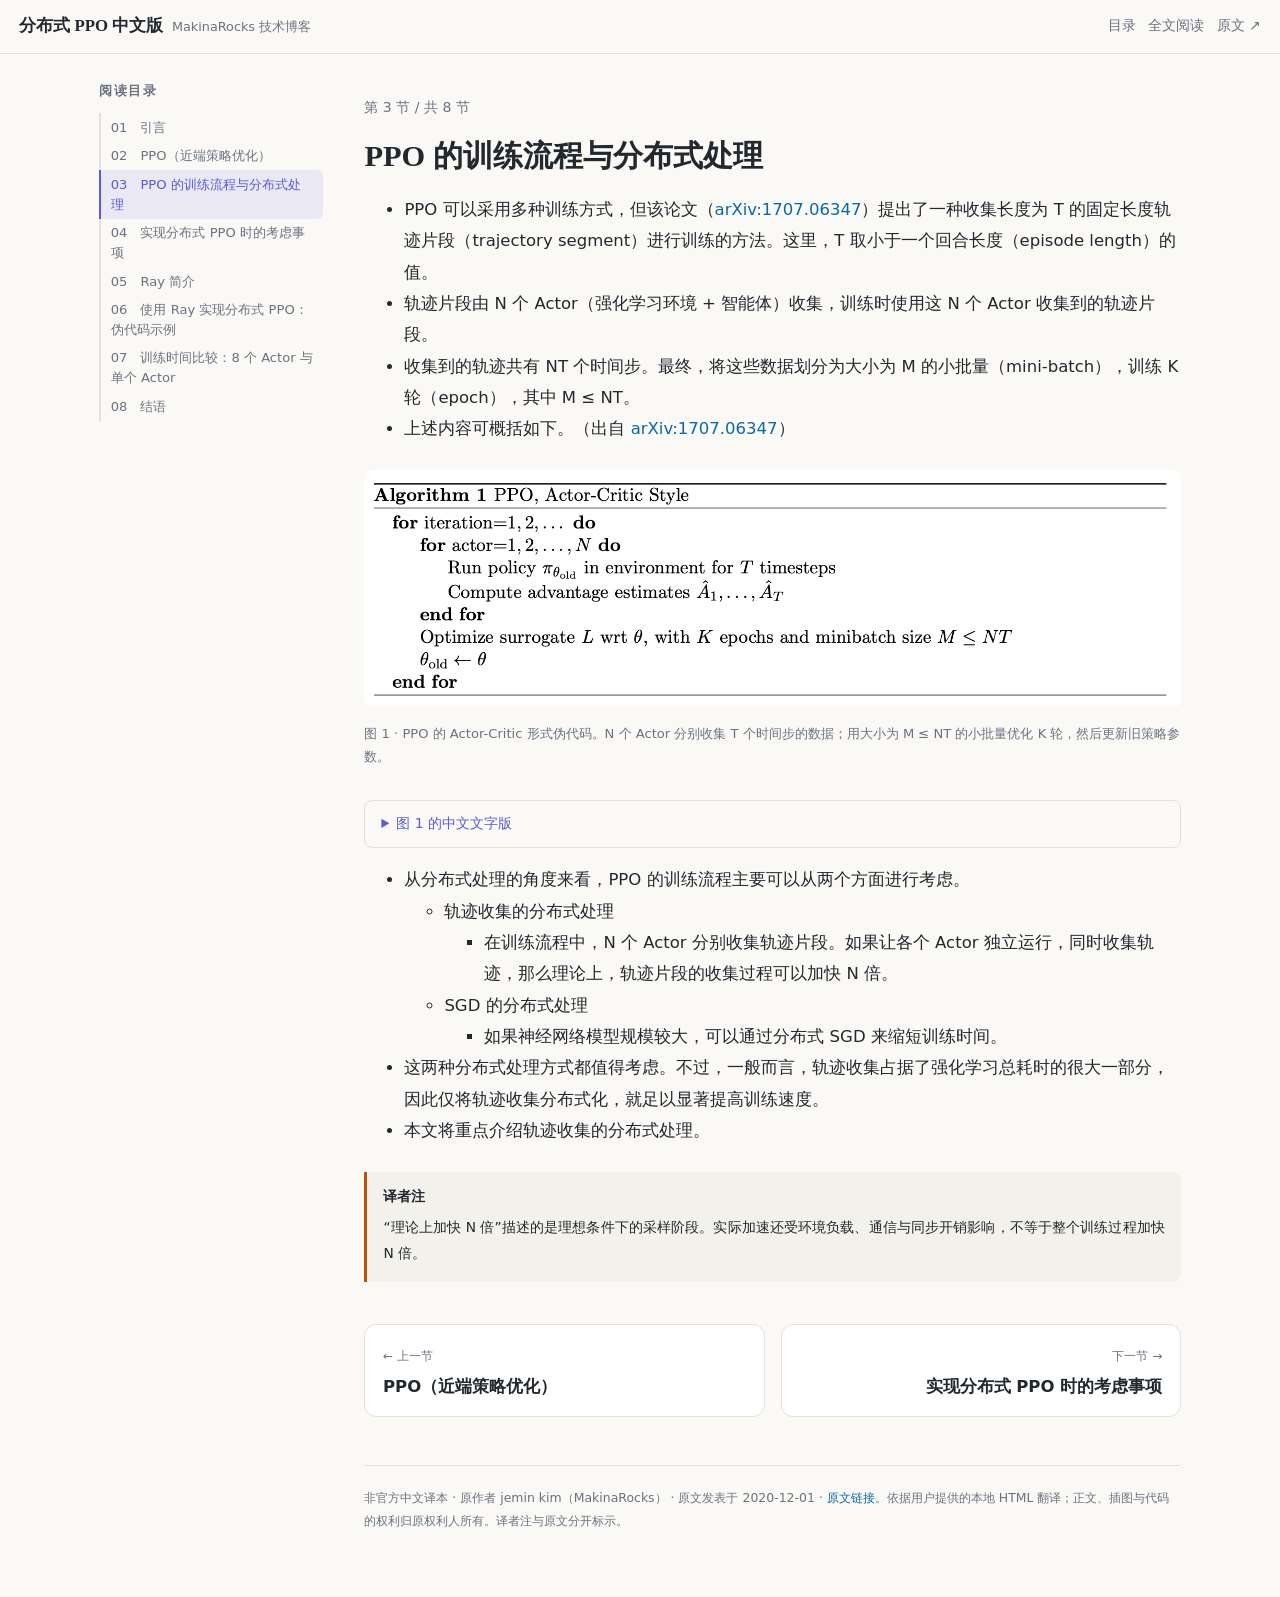
<file: webapp/chapters/ch03.html>
<!doctype html>
<html lang="zh-Hans"><head><meta charset="utf-8"><meta name="viewport" content="width=device-width,initial-scale=1">
<title>PPO 的训练流程与分布式处理 — 分布式 PPO 中文版</title>
<meta name="description" content="MakinaRocks 技术文章《Distributed PPO 구현》的简体中文译本：PPO 采样流程、Learner 与 Actor、Ray 远程对象及分布式实现。">
<link rel="icon" href="../assets/favicon.svg" type="image/svg+xml">
<link rel="stylesheet" href="../assets/style.css"><link rel="stylesheet" href="../assets/site.css"></head>
<body><header class="topbar"><a class="brand" href="../index.html">分布式 PPO 中文版<span>MakinaRocks 技术博客</span></a>
<nav class="chapnav" aria-label="阅读导航"><a href="../index.html">目录</a><a href="../full.html">全文阅读</a><a href="https://makinarocks.github.io/Distributed-PPO-implementation/">原文 ↗</a></nav></header>
<div class="layout"><aside class="sidebar"><nav class="toc" aria-label="章节目录"><h2>阅读目录</h2><ol><li><a href="ch01.html">01　引言</a></li><li><a href="ch02.html">02　PPO（近端策略优化）</a></li><li><a class="active" aria-current="page" href="ch03.html">03　PPO 的训练流程与分布式处理</a></li><li><a href="ch04.html">04　实现分布式 PPO 时的考虑事项</a></li><li><a href="ch05.html">05　Ray 简介</a></li><li><a href="ch06.html">06　使用 Ray 实现分布式 PPO：伪代码示例</a></li><li><a href="ch07.html">07　训练时间比较：8 个 Actor 与单个 Actor</a></li><li><a href="ch08.html">08　结语</a></li></ol></nav></aside>
<main class="main"><details class="mobile-toc"><summary>阅读目录</summary><ol><li><a href="ch01.html">01　引言</a></li><li><a href="ch02.html">02　PPO（近端策略优化）</a></li><li><a class="active" aria-current="page" href="ch03.html">03　PPO 的训练流程与分布式处理</a></li><li><a href="ch04.html">04　实现分布式 PPO 时的考虑事项</a></li><li><a href="ch05.html">05　Ray 简介</a></li><li><a href="ch06.html">06　使用 Ray 实现分布式 PPO：伪代码示例</a></li><li><a href="ch07.html">07　训练时间比较：8 个 Actor 与单个 Actor</a></li><li><a href="ch08.html">08　结语</a></li></ol></details>
<article class="prose"><p class="article-meta">第 3 节 / 共 8 节</p><h1 id="ch03">PPO 的训练流程与分布式处理</h1>
<ul>
<li>PPO 可以采用多种训练方式，但该论文（<a href="https://arxiv.org/abs/1707.06347">arXiv:1707.06347</a>）提出了一种收集长度为 T 的固定长度轨迹片段（trajectory segment）进行训练的方法。这里，T 取小于一个回合长度（episode length）的值。</li>
<li>轨迹片段由 N 个 Actor（强化学习环境 + 智能体）收集，训练时使用这 N 个 Actor 收集到的轨迹片段。</li>
<li>收集到的轨迹共有 NT 个时间步。最终，将这些数据划分为大小为 M 的小批量（mini-batch），训练 K 轮（epoch），其中 M ≤ NT。</li>
<li>上述内容可概括如下。（出自 <a href="https://arxiv.org/abs/1707.06347">arXiv:1707.06347</a>）</li>
</ul>
<figure><img alt="图 1 · PPO 的 Actor-Critic 形式伪代码。N 个 Actor 分别收集 T 个时间步的数据；用大小为 M ≤ NT 的小批量优化 K 轮，然后更新旧策略参数。" src="../assets/images/ppo-pseudo-code.png"/><figcaption>图 1 · PPO 的 Actor-Critic 形式伪代码。N 个 Actor 分别收集 T 个时间步的数据；用大小为 M ≤ NT 的小批量优化 K 轮，然后更新旧策略参数。</figcaption></figure><details class="figure-text"><summary>图 1 的中文文字版</summary>
<p><strong>算法 1：PPO（Actor-Critic 形式）</strong></p>
<ol><li>对每次迭代（iteration = 1, 2, …）：<ol><li>对每个 Actor（actor = 1, 2, …, N）：在环境中运行旧策略 π<sub>θ_old</sub> 共 T 个时间步，计算优势估计 Â₁, …, Â<sub>T</sub>。</li><li>针对参数 θ 优化代理目标 L；共进行 K 轮训练，小批量大小为 M ≤ NT。</li><li>更新旧策略参数：θ<sub>old</sub> ← θ。</li></ol></li></ol></details>
<ul>
<li>从分布式处理的角度来看，PPO 的训练流程主要可以从两个方面进行考虑。<ul>
<li>轨迹收集的分布式处理<ul>
<li>在训练流程中，N 个 Actor 分别收集轨迹片段。如果让各个 Actor 独立运行，同时收集轨迹，那么理论上，轨迹片段的收集过程可以加快 N 倍。</li>
</ul>
</li>
<li>SGD 的分布式处理<ul>
<li>如果神经网络模型规模较大，可以通过分布式 SGD 来缩短训练时间。</li>
</ul>
</li>
</ul>
</li>
<li>这两种分布式处理方式都值得考虑。不过，一般而言，轨迹收集占据了强化学习总耗时的很大一部分，因此仅将轨迹收集分布式化，就足以显著提高训练速度。</li>
<li>本文将重点介绍轨迹收集的分布式处理。</li>
</ul>
<aside class="translator-note"><strong>译者注</strong><p>“理论上加快 N 倍”描述的是理想条件下的采样阶段。实际加速还受环境负载、通信与同步开销影响，不等于整个训练过程加快 N 倍。</p></aside></article><nav class="pager" aria-label="章节翻页"><a href="ch02.html"><span class="dir">← 上一节</span><div class="ttl">PPO（近端策略优化）</div></a><a class="next" href="ch04.html"><span class="dir">下一节 →</span><div class="ttl">实现分布式 PPO 时的考虑事项</div></a></nav>
<footer class="pagefoot">非官方中文译本 · 原作者 jemin kim（MakinaRocks） · 原文发表于 2020-12-01 · <a href="https://makinarocks.github.io/Distributed-PPO-implementation/">原文链接</a>。依据用户提供的本地 HTML 翻译；正文、插图与代码的权利归原权利人所有。译者注与原文分开标示。</footer></main></div>
<script src="../assets/site.js"></script></body></html>
</file>
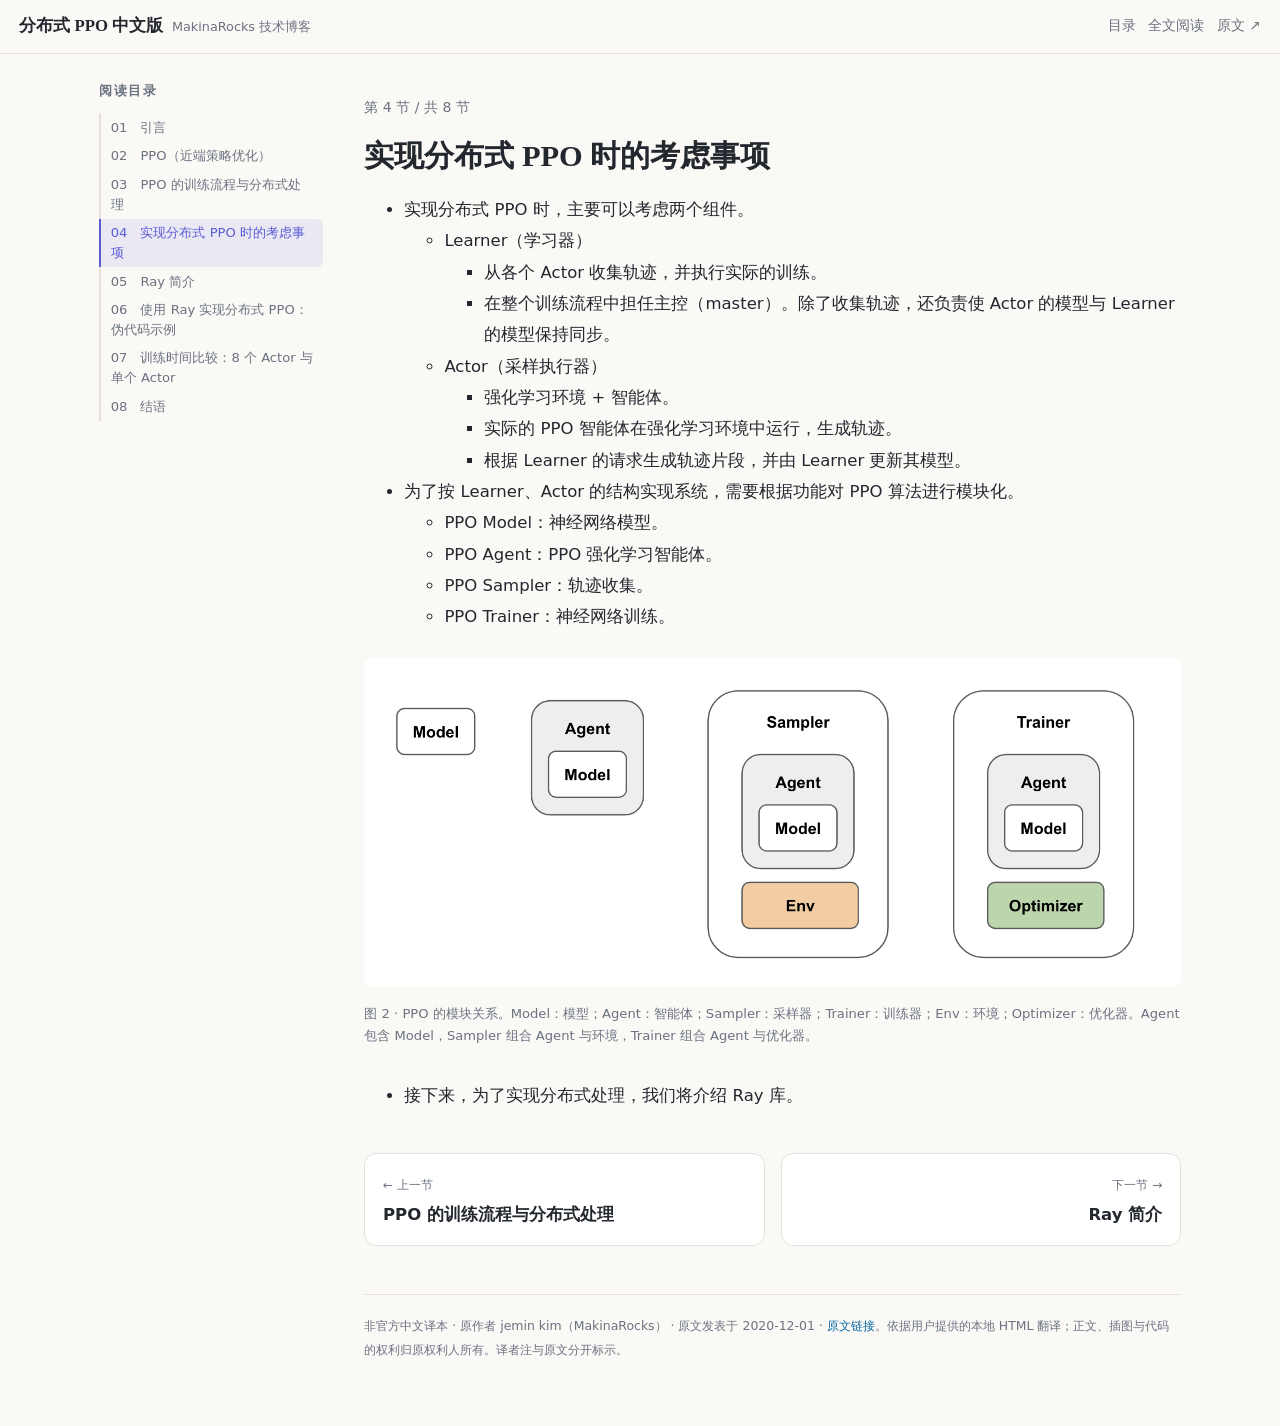
<file: webapp/chapters/ch04.html>
<!doctype html>
<html lang="zh-Hans"><head><meta charset="utf-8"><meta name="viewport" content="width=device-width,initial-scale=1">
<title>实现分布式 PPO 时的考虑事项 — 分布式 PPO 中文版</title>
<meta name="description" content="MakinaRocks 技术文章《Distributed PPO 구현》的简体中文译本：PPO 采样流程、Learner 与 Actor、Ray 远程对象及分布式实现。">
<link rel="icon" href="../assets/favicon.svg" type="image/svg+xml">
<link rel="stylesheet" href="../assets/style.css"><link rel="stylesheet" href="../assets/site.css"></head>
<body><header class="topbar"><a class="brand" href="../index.html">分布式 PPO 中文版<span>MakinaRocks 技术博客</span></a>
<nav class="chapnav" aria-label="阅读导航"><a href="../index.html">目录</a><a href="../full.html">全文阅读</a><a href="https://makinarocks.github.io/Distributed-PPO-implementation/">原文 ↗</a></nav></header>
<div class="layout"><aside class="sidebar"><nav class="toc" aria-label="章节目录"><h2>阅读目录</h2><ol><li><a href="ch01.html">01　引言</a></li><li><a href="ch02.html">02　PPO（近端策略优化）</a></li><li><a href="ch03.html">03　PPO 的训练流程与分布式处理</a></li><li><a class="active" aria-current="page" href="ch04.html">04　实现分布式 PPO 时的考虑事项</a></li><li><a href="ch05.html">05　Ray 简介</a></li><li><a href="ch06.html">06　使用 Ray 实现分布式 PPO：伪代码示例</a></li><li><a href="ch07.html">07　训练时间比较：8 个 Actor 与单个 Actor</a></li><li><a href="ch08.html">08　结语</a></li></ol></nav></aside>
<main class="main"><details class="mobile-toc"><summary>阅读目录</summary><ol><li><a href="ch01.html">01　引言</a></li><li><a href="ch02.html">02　PPO（近端策略优化）</a></li><li><a href="ch03.html">03　PPO 的训练流程与分布式处理</a></li><li><a class="active" aria-current="page" href="ch04.html">04　实现分布式 PPO 时的考虑事项</a></li><li><a href="ch05.html">05　Ray 简介</a></li><li><a href="ch06.html">06　使用 Ray 实现分布式 PPO：伪代码示例</a></li><li><a href="ch07.html">07　训练时间比较：8 个 Actor 与单个 Actor</a></li><li><a href="ch08.html">08　结语</a></li></ol></details>
<article class="prose"><p class="article-meta">第 4 节 / 共 8 节</p><h1 id="ch04">实现分布式 PPO 时的考虑事项</h1>
<ul>
<li>实现分布式 PPO 时，主要可以考虑两个组件。<ul>
<li>Learner（学习器）<ul>
<li>从各个 Actor 收集轨迹，并执行实际的训练。</li>
<li>在整个训练流程中担任主控（master）。除了收集轨迹，还负责使 Actor 的模型与 Learner 的模型保持同步。</li>
</ul>
</li>
<li>Actor（采样执行器）<ul>
<li>强化学习环境 + 智能体。</li>
<li>实际的 PPO 智能体在强化学习环境中运行，生成轨迹。</li>
<li>根据 Learner 的请求生成轨迹片段，并由 Learner 更新其模型。</li>
</ul>
</li>
</ul>
</li>
<li>为了按 Learner、Actor 的结构实现系统，需要根据功能对 PPO 算法进行模块化。<ul>
<li>PPO Model：神经网络模型。</li>
<li>PPO Agent：PPO 强化学习智能体。</li>
<li>PPO Sampler：轨迹收集。</li>
<li>PPO Trainer：神经网络训练。</li>
</ul>
</li>
</ul>
<figure><img alt="图 2 · PPO 的模块关系。Model：模型；Agent：智能体；Sampler：采样器；Trainer：训练器；Env：环境；Optimizer：优化器。Agent 包含 Model，Sampler 组合 Agent 与环境，Trainer 组合 Agent 与优化器。" src="../assets/images/ppo_modules.png"/><figcaption>图 2 · PPO 的模块关系。Model：模型；Agent：智能体；Sampler：采样器；Trainer：训练器；Env：环境；Optimizer：优化器。Agent 包含 Model，Sampler 组合 Agent 与环境，Trainer 组合 Agent 与优化器。</figcaption></figure>
<ul>
<li>接下来，为了实现分布式处理，我们将介绍 Ray 库。</li>
</ul>
</article><nav class="pager" aria-label="章节翻页"><a href="ch03.html"><span class="dir">← 上一节</span><div class="ttl">PPO 的训练流程与分布式处理</div></a><a class="next" href="ch05.html"><span class="dir">下一节 →</span><div class="ttl">Ray 简介</div></a></nav>
<footer class="pagefoot">非官方中文译本 · 原作者 jemin kim（MakinaRocks） · 原文发表于 2020-12-01 · <a href="https://makinarocks.github.io/Distributed-PPO-implementation/">原文链接</a>。依据用户提供的本地 HTML 翻译；正文、插图与代码的权利归原权利人所有。译者注与原文分开标示。</footer></main></div>
<script src="../assets/site.js"></script></body></html>
</file>
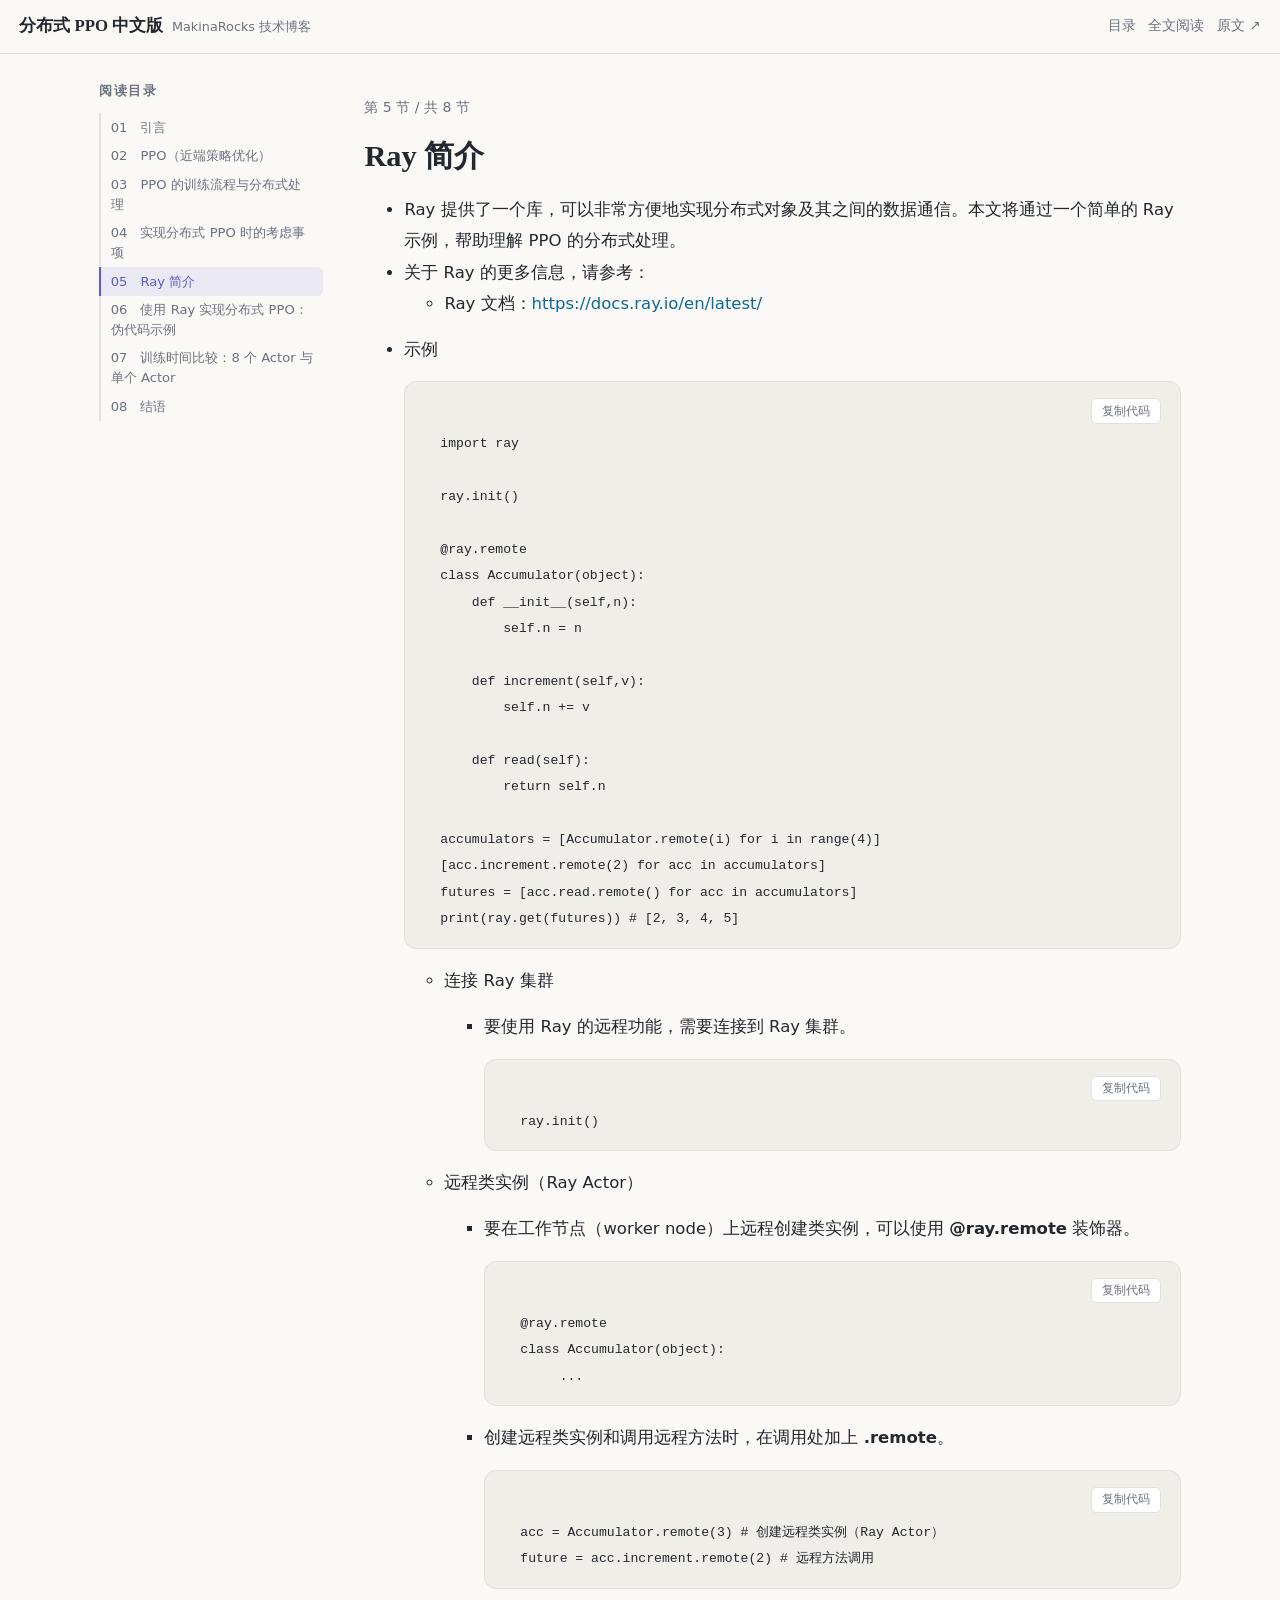
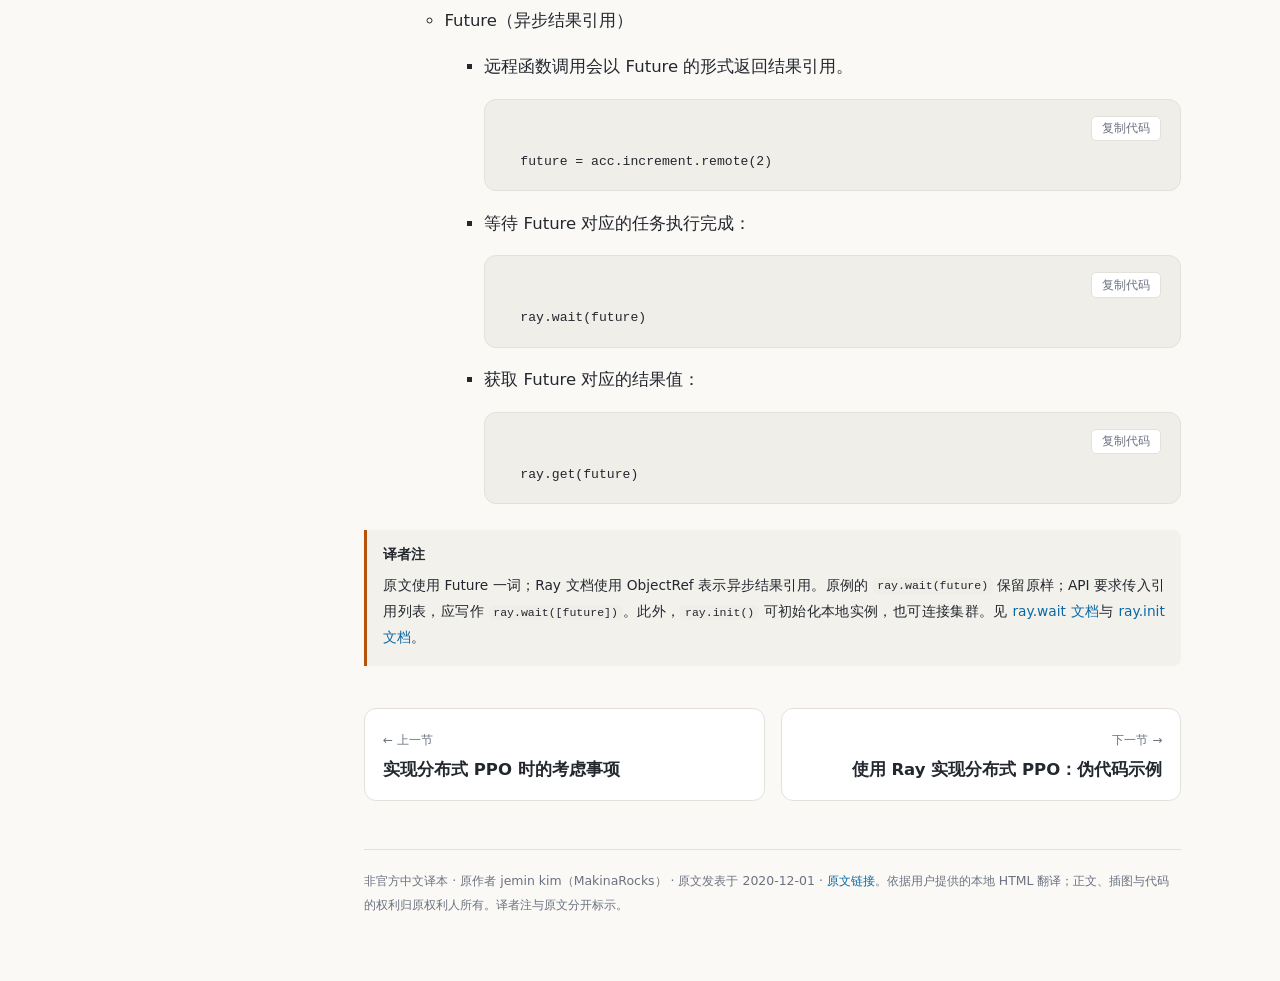
<file: webapp/chapters/ch05.html>
<!doctype html>
<html lang="zh-Hans"><head><meta charset="utf-8"><meta name="viewport" content="width=device-width,initial-scale=1">
<title>Ray 简介 — 分布式 PPO 中文版</title>
<meta name="description" content="MakinaRocks 技术文章《Distributed PPO 구현》的简体中文译本：PPO 采样流程、Learner 与 Actor、Ray 远程对象及分布式实现。">
<link rel="icon" href="../assets/favicon.svg" type="image/svg+xml">
<link rel="stylesheet" href="../assets/style.css"><link rel="stylesheet" href="../assets/site.css"></head>
<body><header class="topbar"><a class="brand" href="../index.html">分布式 PPO 中文版<span>MakinaRocks 技术博客</span></a>
<nav class="chapnav" aria-label="阅读导航"><a href="../index.html">目录</a><a href="../full.html">全文阅读</a><a href="https://makinarocks.github.io/Distributed-PPO-implementation/">原文 ↗</a></nav></header>
<div class="layout"><aside class="sidebar"><nav class="toc" aria-label="章节目录"><h2>阅读目录</h2><ol><li><a href="ch01.html">01　引言</a></li><li><a href="ch02.html">02　PPO（近端策略优化）</a></li><li><a href="ch03.html">03　PPO 的训练流程与分布式处理</a></li><li><a href="ch04.html">04　实现分布式 PPO 时的考虑事项</a></li><li><a class="active" aria-current="page" href="ch05.html">05　Ray 简介</a></li><li><a href="ch06.html">06　使用 Ray 实现分布式 PPO：伪代码示例</a></li><li><a href="ch07.html">07　训练时间比较：8 个 Actor 与单个 Actor</a></li><li><a href="ch08.html">08　结语</a></li></ol></nav></aside>
<main class="main"><details class="mobile-toc"><summary>阅读目录</summary><ol><li><a href="ch01.html">01　引言</a></li><li><a href="ch02.html">02　PPO（近端策略优化）</a></li><li><a href="ch03.html">03　PPO 的训练流程与分布式处理</a></li><li><a href="ch04.html">04　实现分布式 PPO 时的考虑事项</a></li><li><a class="active" aria-current="page" href="ch05.html">05　Ray 简介</a></li><li><a href="ch06.html">06　使用 Ray 实现分布式 PPO：伪代码示例</a></li><li><a href="ch07.html">07　训练时间比较：8 个 Actor 与单个 Actor</a></li><li><a href="ch08.html">08　结语</a></li></ol></details>
<article class="prose"><p class="article-meta">第 5 节 / 共 8 节</p><h1 id="ch05">Ray 简介</h1>
<ul>
<li>Ray 提供了一个库，可以非常方便地实现分布式对象及其之间的数据通信。本文将通过一个简单的 Ray 示例，帮助理解 PPO 的分布式处理。</li>
<li>关于 Ray 的更多信息，请参考：<ul>
<li>Ray 文档：<a href="https://docs.ray.io/en/latest/">https://docs.ray.io/en/latest/</a></li>
</ul>
</li>
<li>
<p>示例</p>
<pre><code class="language-python">  import ray

  ray.init()

  @ray.remote
  class Accumulator(object):
      def __init__(self,n):
          self.n = n

      def increment(self,v):
          self.n += v

      def read(self):
          return self.n

  accumulators = [Accumulator.remote(i) for i in range(4)]
  [acc.increment.remote(2) for acc in accumulators]
  futures = [acc.read.remote() for acc in accumulators]
  print(ray.get(futures)) # [2, 3, 4, 5]
</code></pre>
<ul>
<li>连接 Ray 集群<ul>
<li>
<p>要使用 Ray 的远程功能，需要连接到 Ray 集群。</p>
<pre><code class="language-python">  ray.init()
</code></pre>
</li>
</ul>
</li>
<li>远程类实例（Ray Actor）<ul>
<li>
<p>要在工作节点（worker node）上远程创建类实例，可以使用 <strong>@ray.remote</strong> 装饰器。</p>
<pre><code class="language-python">  @ray.remote
  class Accumulator(object):
       ...
</code></pre>
</li>
<li>
<p>创建远程类实例和调用远程方法时，在调用处加上 <strong>.remote</strong>。</p>
<pre><code class="language-python">  acc = Accumulator.remote(3) # 创建远程类实例（Ray Actor） 
  future = acc.increment.remote(2) # 远程方法调用 
</code></pre>
</li>
</ul>
</li>
<li>Future（异步结果引用）<ul>
<li>
<p>远程函数调用会以 Future 的形式返回结果引用。</p>
<pre><code class="language-python">  future = acc.increment.remote(2)
</code></pre>
</li>
<li>
<p>等待 Future 对应的任务执行完成：</p>
<pre><code class="language-python">  ray.wait(future)
</code></pre>
</li>
<li>
<p>获取 Future 对应的结果值：</p>
<pre><code class="language-python">  ray.get(future)
</code></pre>
</li>
</ul>
</li>
</ul>
</li>
</ul>
<aside class="translator-note"><strong>译者注</strong><p>原文使用 Future 一词；Ray 文档使用 ObjectRef 表示异步结果引用。原例的 <code>ray.wait(future)</code> 保留原样；API 要求传入引用列表，应写作 <code>ray.wait([future])</code>。此外，<code>ray.init()</code> 可初始化本地实例，也可连接集群。见 <a href="https://docs.ray.io/en/latest/ray-core/api/doc/ray.wait.html">ray.wait 文档</a>与 <a href="https://docs.ray.io/en/latest/ray-core/api/doc/ray.init.html">ray.init 文档</a>。</p></aside></article><nav class="pager" aria-label="章节翻页"><a href="ch04.html"><span class="dir">← 上一节</span><div class="ttl">实现分布式 PPO 时的考虑事项</div></a><a class="next" href="ch06.html"><span class="dir">下一节 →</span><div class="ttl">使用 Ray 实现分布式 PPO：伪代码示例</div></a></nav>
<footer class="pagefoot">非官方中文译本 · 原作者 jemin kim（MakinaRocks） · 原文发表于 2020-12-01 · <a href="https://makinarocks.github.io/Distributed-PPO-implementation/">原文链接</a>。依据用户提供的本地 HTML 翻译；正文、插图与代码的权利归原权利人所有。译者注与原文分开标示。</footer></main></div>
<script src="../assets/site.js"></script></body></html>
</file>
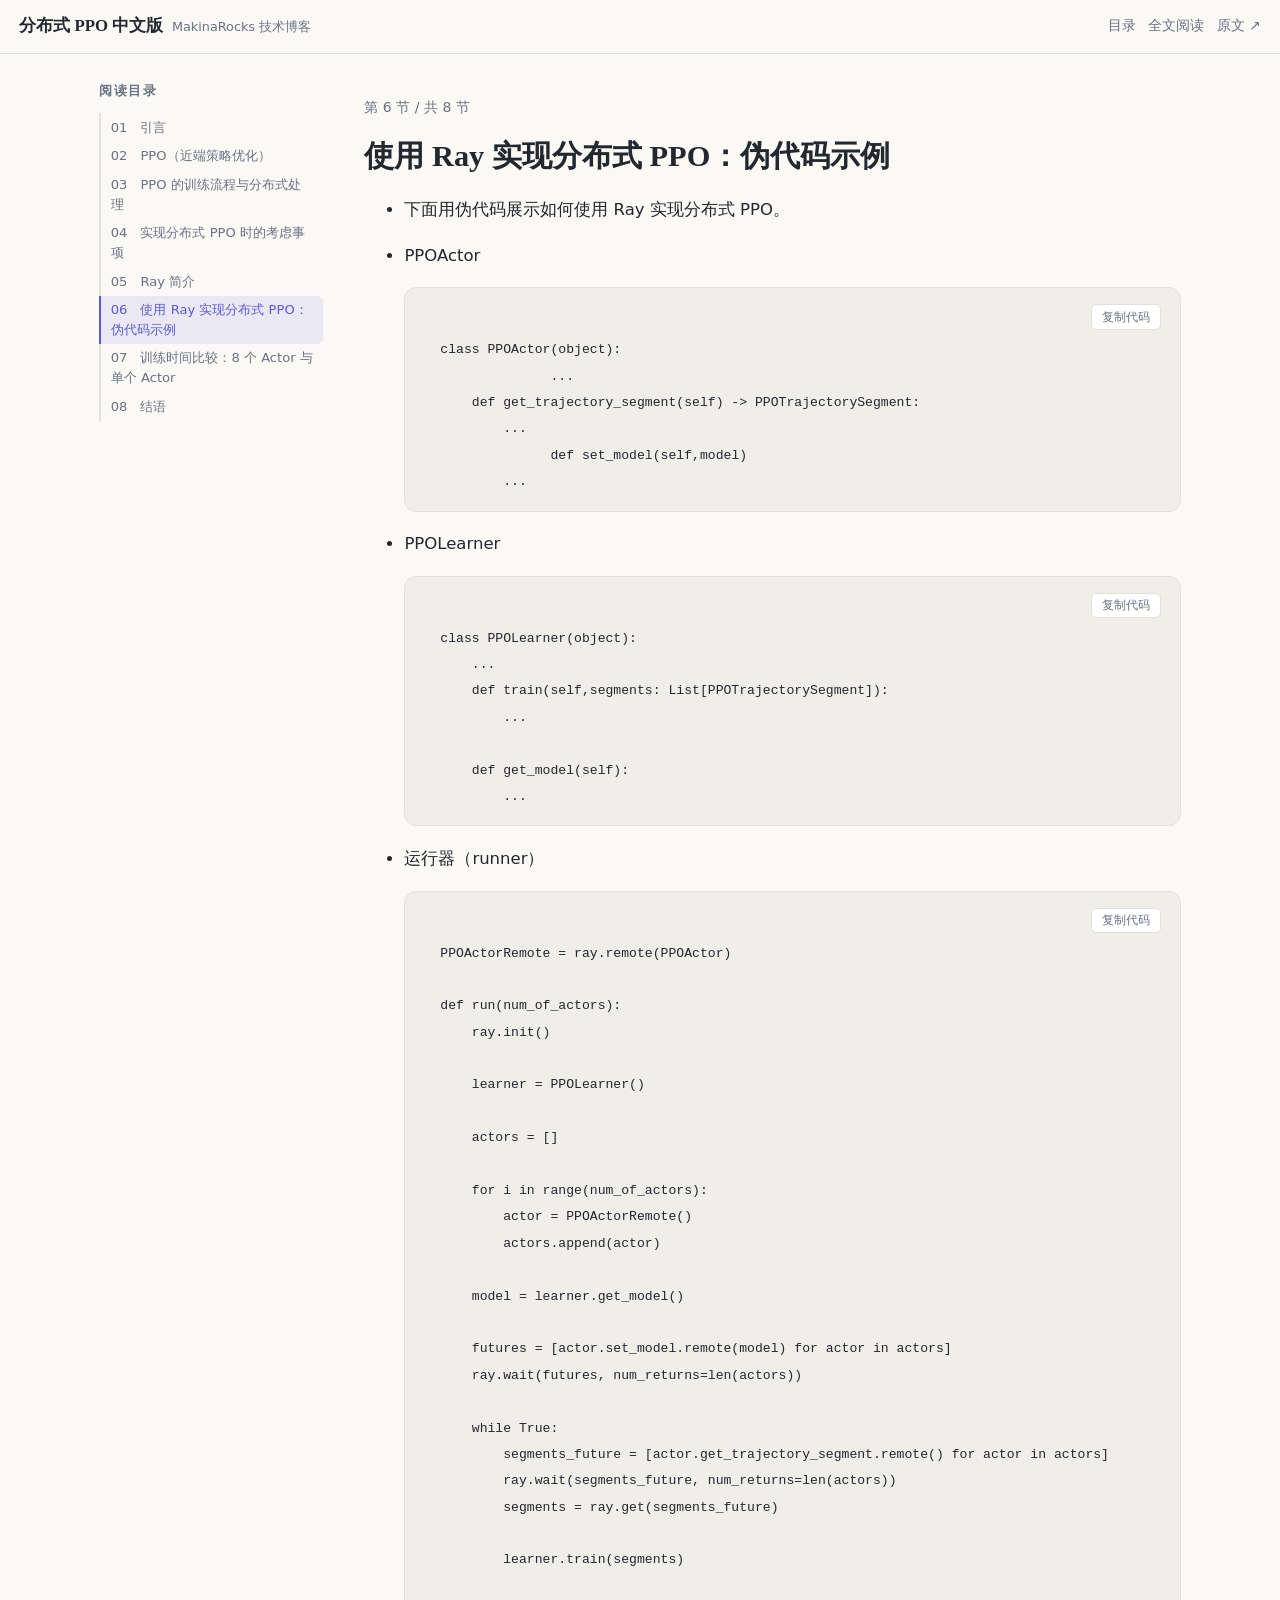
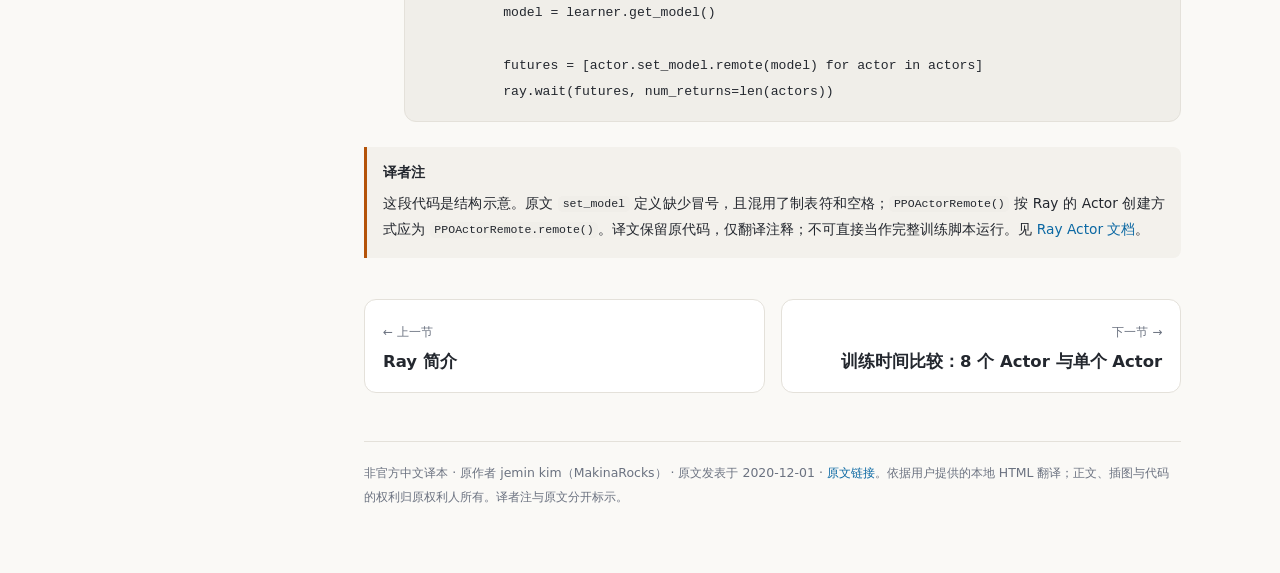
<file: webapp/chapters/ch06.html>
<!doctype html>
<html lang="zh-Hans"><head><meta charset="utf-8"><meta name="viewport" content="width=device-width,initial-scale=1">
<title>使用 Ray 实现分布式 PPO：伪代码示例 — 分布式 PPO 中文版</title>
<meta name="description" content="MakinaRocks 技术文章《Distributed PPO 구현》的简体中文译本：PPO 采样流程、Learner 与 Actor、Ray 远程对象及分布式实现。">
<link rel="icon" href="../assets/favicon.svg" type="image/svg+xml">
<link rel="stylesheet" href="../assets/style.css"><link rel="stylesheet" href="../assets/site.css"></head>
<body><header class="topbar"><a class="brand" href="../index.html">分布式 PPO 中文版<span>MakinaRocks 技术博客</span></a>
<nav class="chapnav" aria-label="阅读导航"><a href="../index.html">目录</a><a href="../full.html">全文阅读</a><a href="https://makinarocks.github.io/Distributed-PPO-implementation/">原文 ↗</a></nav></header>
<div class="layout"><aside class="sidebar"><nav class="toc" aria-label="章节目录"><h2>阅读目录</h2><ol><li><a href="ch01.html">01　引言</a></li><li><a href="ch02.html">02　PPO（近端策略优化）</a></li><li><a href="ch03.html">03　PPO 的训练流程与分布式处理</a></li><li><a href="ch04.html">04　实现分布式 PPO 时的考虑事项</a></li><li><a href="ch05.html">05　Ray 简介</a></li><li><a class="active" aria-current="page" href="ch06.html">06　使用 Ray 实现分布式 PPO：伪代码示例</a></li><li><a href="ch07.html">07　训练时间比较：8 个 Actor 与单个 Actor</a></li><li><a href="ch08.html">08　结语</a></li></ol></nav></aside>
<main class="main"><details class="mobile-toc"><summary>阅读目录</summary><ol><li><a href="ch01.html">01　引言</a></li><li><a href="ch02.html">02　PPO（近端策略优化）</a></li><li><a href="ch03.html">03　PPO 的训练流程与分布式处理</a></li><li><a href="ch04.html">04　实现分布式 PPO 时的考虑事项</a></li><li><a href="ch05.html">05　Ray 简介</a></li><li><a class="active" aria-current="page" href="ch06.html">06　使用 Ray 实现分布式 PPO：伪代码示例</a></li><li><a href="ch07.html">07　训练时间比较：8 个 Actor 与单个 Actor</a></li><li><a href="ch08.html">08　结语</a></li></ol></details>
<article class="prose"><p class="article-meta">第 6 节 / 共 8 节</p><h1 id="ch06">使用 Ray 实现分布式 PPO：伪代码示例</h1>
<ul>
<li>下面用伪代码展示如何使用 Ray 实现分布式 PPO。</li>
<li>
<p>PPOActor</p>
<pre><code class="language-python">  class PPOActor(object):
  		...
      def get_trajectory_segment(self) -&gt; PPOTrajectorySegment:
          ...
  		def set_model(self,model)
          ...
</code></pre>
</li>
<li>
<p>PPOLearner</p>
<pre><code class="language-python">  class PPOLearner(object):
      ...
      def train(self,segments: List[PPOTrajectorySegment]):
          ...

      def get_model(self):
          ...
</code></pre>
</li>
<li>
<p>运行器（runner）</p>
<pre><code class="language-python">  PPOActorRemote = ray.remote(PPOActor)

  def run(num_of_actors):
      ray.init()

      learner = PPOLearner()

      actors = []

      for i in range(num_of_actors):
          actor = PPOActorRemote()
          actors.append(actor)

      model = learner.get_model()

      futures = [actor.set_model.remote(model) for actor in actors]
      ray.wait(futures, num_returns=len(actors))

      while True:
          segments_future = [actor.get_trajectory_segment.remote() for actor in actors]
          ray.wait(segments_future, num_returns=len(actors))
          segments = ray.get(segments_future)

          learner.train(segments)

          model = learner.get_model()

          futures = [actor.set_model.remote(model) for actor in actors]
          ray.wait(futures, num_returns=len(actors))
</code></pre>
</li>
</ul>
<aside class="translator-note"><strong>译者注</strong><p>这段代码是结构示意。原文 <code>set_model</code> 定义缺少冒号，且混用了制表符和空格；<code>PPOActorRemote()</code> 按 Ray 的 Actor 创建方式应为 <code>PPOActorRemote.remote()</code>。译文保留原代码，仅翻译注释；不可直接当作完整训练脚本运行。见 <a href="https://docs.ray.io/en/latest/ray-core/actors.html">Ray Actor 文档</a>。</p></aside></article><nav class="pager" aria-label="章节翻页"><a href="ch05.html"><span class="dir">← 上一节</span><div class="ttl">Ray 简介</div></a><a class="next" href="ch07.html"><span class="dir">下一节 →</span><div class="ttl">训练时间比较：8 个 Actor 与单个 Actor</div></a></nav>
<footer class="pagefoot">非官方中文译本 · 原作者 jemin kim（MakinaRocks） · 原文发表于 2020-12-01 · <a href="https://makinarocks.github.io/Distributed-PPO-implementation/">原文链接</a>。依据用户提供的本地 HTML 翻译；正文、插图与代码的权利归原权利人所有。译者注与原文分开标示。</footer></main></div>
<script src="../assets/site.js"></script></body></html>
</file>
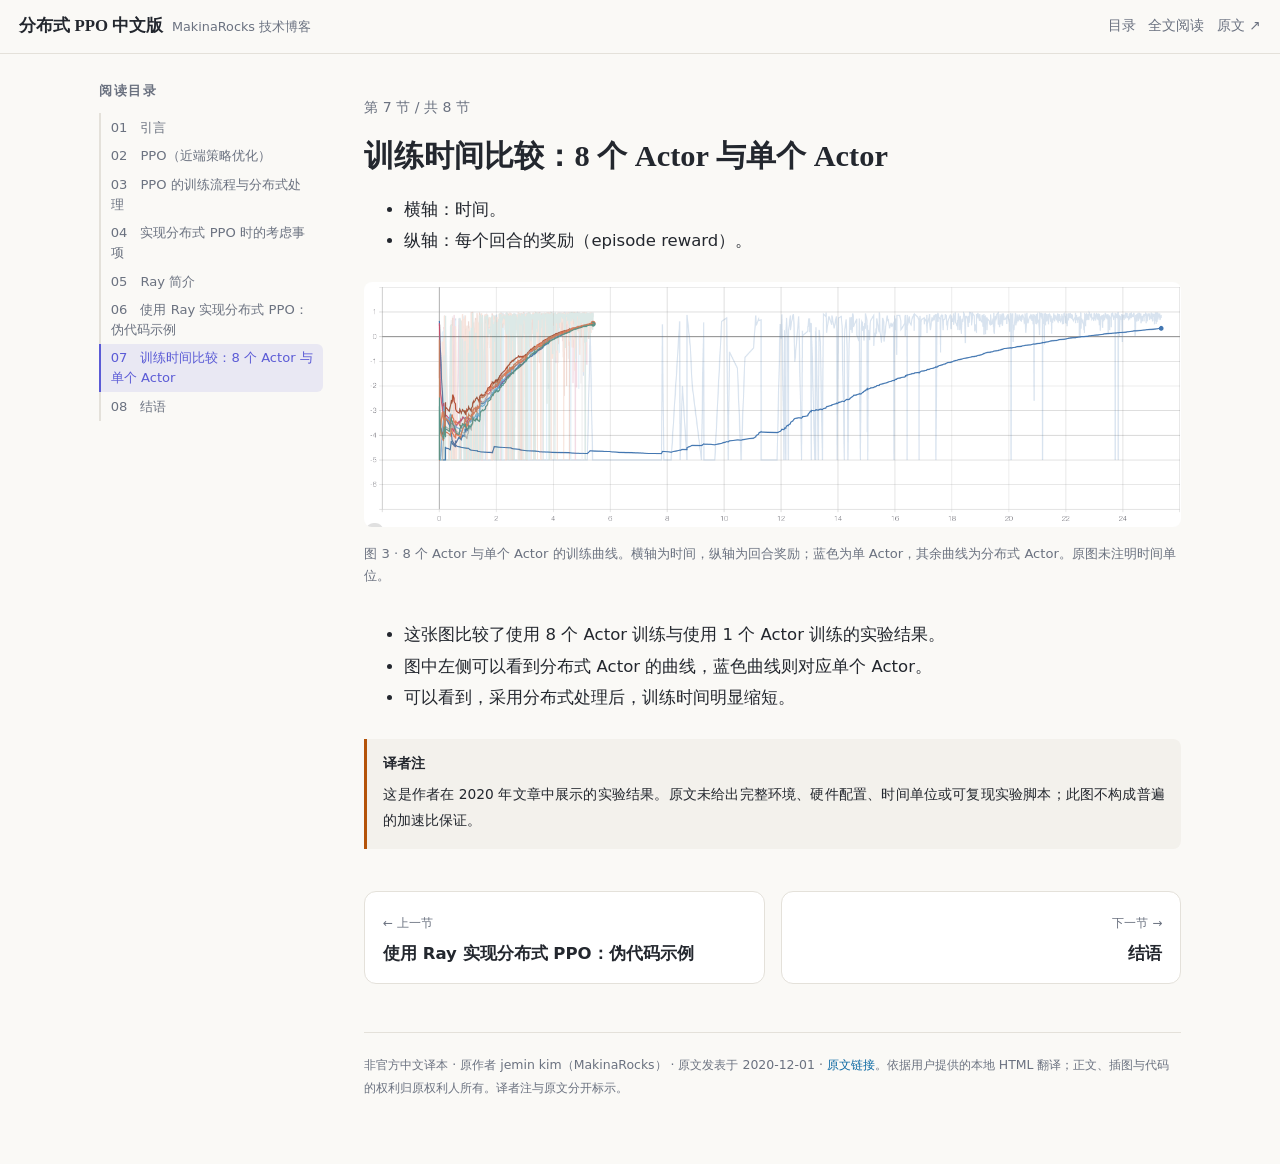
<file: webapp/chapters/ch07.html>
<!doctype html>
<html lang="zh-Hans"><head><meta charset="utf-8"><meta name="viewport" content="width=device-width,initial-scale=1">
<title>训练时间比较：8 个 Actor 与单个 Actor — 分布式 PPO 中文版</title>
<meta name="description" content="MakinaRocks 技术文章《Distributed PPO 구현》的简体中文译本：PPO 采样流程、Learner 与 Actor、Ray 远程对象及分布式实现。">
<link rel="icon" href="../assets/favicon.svg" type="image/svg+xml">
<link rel="stylesheet" href="../assets/style.css"><link rel="stylesheet" href="../assets/site.css"></head>
<body><header class="topbar"><a class="brand" href="../index.html">分布式 PPO 中文版<span>MakinaRocks 技术博客</span></a>
<nav class="chapnav" aria-label="阅读导航"><a href="../index.html">目录</a><a href="../full.html">全文阅读</a><a href="https://makinarocks.github.io/Distributed-PPO-implementation/">原文 ↗</a></nav></header>
<div class="layout"><aside class="sidebar"><nav class="toc" aria-label="章节目录"><h2>阅读目录</h2><ol><li><a href="ch01.html">01　引言</a></li><li><a href="ch02.html">02　PPO（近端策略优化）</a></li><li><a href="ch03.html">03　PPO 的训练流程与分布式处理</a></li><li><a href="ch04.html">04　实现分布式 PPO 时的考虑事项</a></li><li><a href="ch05.html">05　Ray 简介</a></li><li><a href="ch06.html">06　使用 Ray 实现分布式 PPO：伪代码示例</a></li><li><a class="active" aria-current="page" href="ch07.html">07　训练时间比较：8 个 Actor 与单个 Actor</a></li><li><a href="ch08.html">08　结语</a></li></ol></nav></aside>
<main class="main"><details class="mobile-toc"><summary>阅读目录</summary><ol><li><a href="ch01.html">01　引言</a></li><li><a href="ch02.html">02　PPO（近端策略优化）</a></li><li><a href="ch03.html">03　PPO 的训练流程与分布式处理</a></li><li><a href="ch04.html">04　实现分布式 PPO 时的考虑事项</a></li><li><a href="ch05.html">05　Ray 简介</a></li><li><a href="ch06.html">06　使用 Ray 实现分布式 PPO：伪代码示例</a></li><li><a class="active" aria-current="page" href="ch07.html">07　训练时间比较：8 个 Actor 与单个 Actor</a></li><li><a href="ch08.html">08　结语</a></li></ol></details>
<article class="prose"><p class="article-meta">第 7 节 / 共 8 节</p><h1 id="ch07">训练时间比较：8 个 Actor 与单个 Actor</h1>
<ul>
<li>横轴：时间。</li>
<li>纵轴：每个回合的奖励（episode reward）。</li>
</ul>
<figure><img alt="图 3 · 8 个 Actor 与单个 Actor 的训练曲线。横轴为时间，纵轴为回合奖励；蓝色为单 Actor，其余曲线为分布式 Actor。原图未注明时间单位。" src="../assets/images/Distributed_ppo_result.png"/><figcaption>图 3 · 8 个 Actor 与单个 Actor 的训练曲线。横轴为时间，纵轴为回合奖励；蓝色为单 Actor，其余曲线为分布式 Actor。原图未注明时间单位。</figcaption></figure>
<ul>
<li>这张图比较了使用 8 个 Actor 训练与使用 1 个 Actor 训练的实验结果。</li>
<li>图中左侧可以看到分布式 Actor 的曲线，蓝色曲线则对应单个 Actor。</li>
<li>可以看到，采用分布式处理后，训练时间明显缩短。</li>
</ul>
<aside class="translator-note"><strong>译者注</strong><p>这是作者在 2020 年文章中展示的实验结果。原文未给出完整环境、硬件配置、时间单位或可复现实验脚本；此图不构成普遍的加速比保证。</p></aside></article><nav class="pager" aria-label="章节翻页"><a href="ch06.html"><span class="dir">← 上一节</span><div class="ttl">使用 Ray 实现分布式 PPO：伪代码示例</div></a><a class="next" href="ch08.html"><span class="dir">下一节 →</span><div class="ttl">结语</div></a></nav>
<footer class="pagefoot">非官方中文译本 · 原作者 jemin kim（MakinaRocks） · 原文发表于 2020-12-01 · <a href="https://makinarocks.github.io/Distributed-PPO-implementation/">原文链接</a>。依据用户提供的本地 HTML 翻译；正文、插图与代码的权利归原权利人所有。译者注与原文分开标示。</footer></main></div>
<script src="../assets/site.js"></script></body></html>
</file>
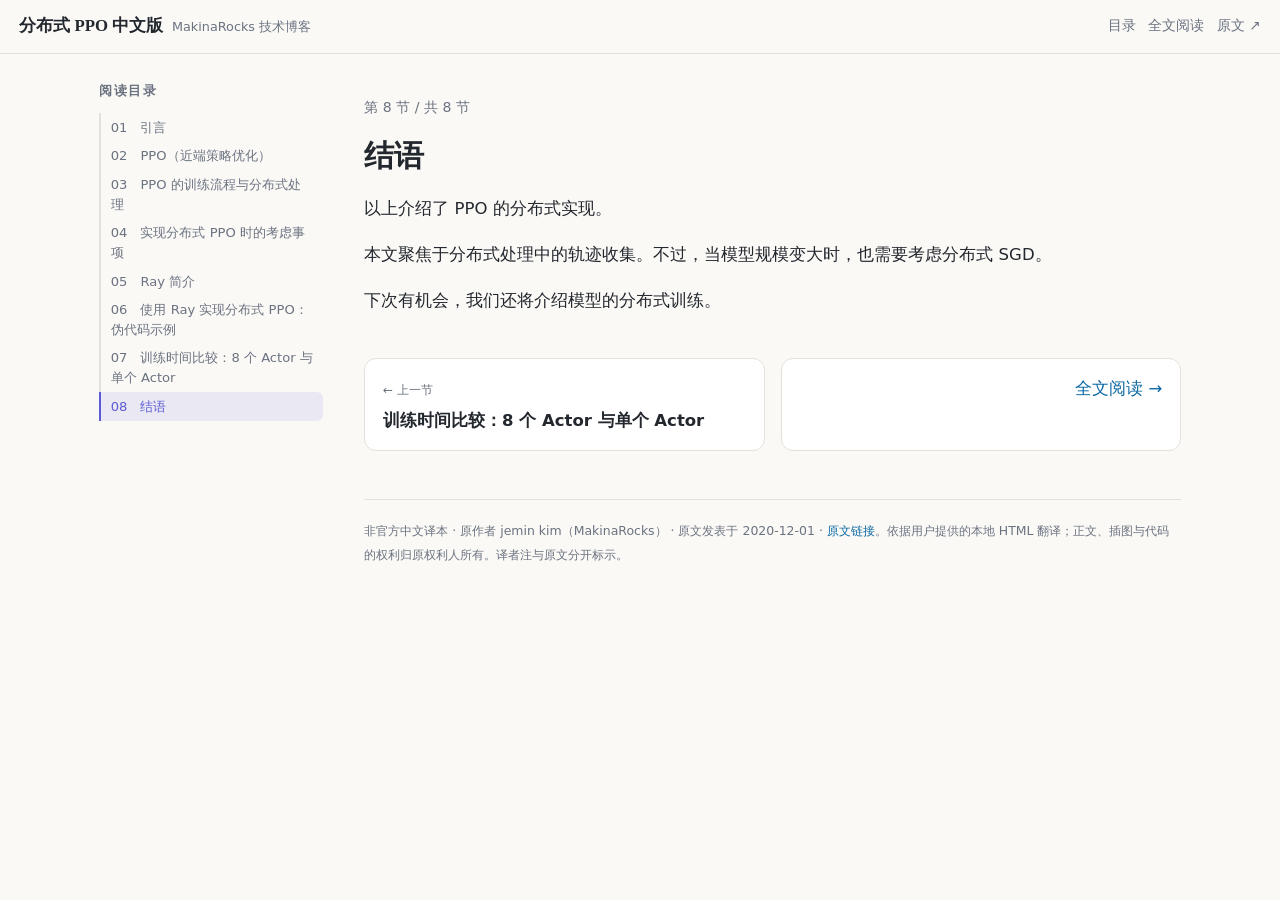
<file: webapp/chapters/ch08.html>
<!doctype html>
<html lang="zh-Hans"><head><meta charset="utf-8"><meta name="viewport" content="width=device-width,initial-scale=1">
<title>结语 — 分布式 PPO 中文版</title>
<meta name="description" content="MakinaRocks 技术文章《Distributed PPO 구현》的简体中文译本：PPO 采样流程、Learner 与 Actor、Ray 远程对象及分布式实现。">
<link rel="icon" href="../assets/favicon.svg" type="image/svg+xml">
<link rel="stylesheet" href="../assets/style.css"><link rel="stylesheet" href="../assets/site.css"></head>
<body><header class="topbar"><a class="brand" href="../index.html">分布式 PPO 中文版<span>MakinaRocks 技术博客</span></a>
<nav class="chapnav" aria-label="阅读导航"><a href="../index.html">目录</a><a href="../full.html">全文阅读</a><a href="https://makinarocks.github.io/Distributed-PPO-implementation/">原文 ↗</a></nav></header>
<div class="layout"><aside class="sidebar"><nav class="toc" aria-label="章节目录"><h2>阅读目录</h2><ol><li><a href="ch01.html">01　引言</a></li><li><a href="ch02.html">02　PPO（近端策略优化）</a></li><li><a href="ch03.html">03　PPO 的训练流程与分布式处理</a></li><li><a href="ch04.html">04　实现分布式 PPO 时的考虑事项</a></li><li><a href="ch05.html">05　Ray 简介</a></li><li><a href="ch06.html">06　使用 Ray 实现分布式 PPO：伪代码示例</a></li><li><a href="ch07.html">07　训练时间比较：8 个 Actor 与单个 Actor</a></li><li><a class="active" aria-current="page" href="ch08.html">08　结语</a></li></ol></nav></aside>
<main class="main"><details class="mobile-toc"><summary>阅读目录</summary><ol><li><a href="ch01.html">01　引言</a></li><li><a href="ch02.html">02　PPO（近端策略优化）</a></li><li><a href="ch03.html">03　PPO 的训练流程与分布式处理</a></li><li><a href="ch04.html">04　实现分布式 PPO 时的考虑事项</a></li><li><a href="ch05.html">05　Ray 简介</a></li><li><a href="ch06.html">06　使用 Ray 实现分布式 PPO：伪代码示例</a></li><li><a href="ch07.html">07　训练时间比较：8 个 Actor 与单个 Actor</a></li><li><a class="active" aria-current="page" href="ch08.html">08　结语</a></li></ol></details>
<article class="prose"><p class="article-meta">第 8 节 / 共 8 节</p><h1 id="ch08">结语</h1>
<p>以上介绍了 PPO 的分布式实现。</p>
<p>本文聚焦于分布式处理中的轨迹收集。不过，当模型规模变大时，也需要考虑分布式 SGD。</p>
<p>下次有机会，我们还将介绍模型的分布式训练。</p>
</article><nav class="pager" aria-label="章节翻页"><a href="ch07.html"><span class="dir">← 上一节</span><div class="ttl">训练时间比较：8 个 Actor 与单个 Actor</div></a><a class="next" href="../full.html">全文阅读 →</a></nav>
<footer class="pagefoot">非官方中文译本 · 原作者 jemin kim（MakinaRocks） · 原文发表于 2020-12-01 · <a href="https://makinarocks.github.io/Distributed-PPO-implementation/">原文链接</a>。依据用户提供的本地 HTML 翻译；正文、插图与代码的权利归原权利人所有。译者注与原文分开标示。</footer></main></div>
<script src="../assets/site.js"></script></body></html>
</file>
<file: webapp/assets/style.css>
/* ===== RLHF 中文版 — 全站样式 ===== */
:root {
  --bg: #faf9f6;
  --panel: #ffffff;
  --panel-2: #f3f1ec;
  --fg: #23272e;
  --fg-muted: #6b7280;
  --border: #e4e1da;
  --accent: #5b5bd6;
  --accent-soft: rgba(91, 91, 214, .10);
  --accent-2: #b45309;
  --link: #0b68a3;
  --code-bg: #f0eee9;
  --shadow: 0 1px 3px rgba(30, 30, 28, .07), 0 8px 24px rgba(30, 30, 28, .06);
  --radius: 12px;
  --serif: "Noto Serif TC", "Songti TC", "PMingLiU", Georgia, serif;
  --sans: "Noto Sans TC", "PingFang TC", "Microsoft JhengHei", system-ui, -apple-system, sans-serif;
  --mono: "SF Mono", "JetBrains Mono", Menlo, Consolas, monospace;
}
@media (prefers-color-scheme: dark) {
  :root {
    --bg: #14161a;
    --panel: #1c1f24;
    --panel-2: #22262c;
    --fg: #e6e4e0;
    --fg-muted: #9aa1ab;
    --border: #31353c;
    --accent: #9b9ef0;
    --accent-soft: rgba(155, 158, 240, .14);
    --accent-2: #fbbf24;
    --link: #8ec8f0;
    --code-bg: #23272e;
    --shadow: 0 1px 3px rgba(0, 0, 0, .4), 0 8px 24px rgba(0, 0, 0, .3);
  }
}

* { box-sizing: border-box; }
html { scroll-behavior: smooth; }
body {
  margin: 0;
  background: var(--bg);
  color: var(--fg);
  font-family: var(--sans);
  font-size: 16.5px;
  line-height: 1.9;
  -webkit-font-smoothing: antialiased;
}
a { color: var(--link); text-decoration: none; }
a:hover { text-decoration: underline; }
img { max-width: 100%; height: auto; }

/* ===== 顶栏 ===== */
.topbar {
  position: sticky; top: 0; z-index: 50;
  display: flex; align-items: center; justify-content: space-between;
  gap: 1rem; padding: .65rem 1.2rem;
  background: color-mix(in srgb, var(--bg) 88%, transparent);
  backdrop-filter: blur(10px);
  border-bottom: 1px solid var(--border);
}
.brand { font-family: var(--serif); font-weight: 700; font-size: 1.05rem; color: var(--fg); white-space: nowrap; }
.brand span { margin-left: .55rem; font-family: var(--sans); font-weight: 400; font-size: .8rem; color: var(--fg-muted); }
.brand:hover { text-decoration: none; color: var(--accent); }
.chapnav { display: flex; align-items: center; gap: .8rem; font-size: .85rem; }
.chapnav a { color: var(--fg-muted); }
.chapnav a:hover { color: var(--accent); text-decoration: none; }
.chapnav-current { color: var(--fg); font-weight: 600; max-width: 40vw; overflow: hidden; text-overflow: ellipsis; white-space: nowrap; }

/* ===== 版面 ===== */
.layout { display: grid; grid-template-columns: 230px minmax(0, 1fr); max-width: 1120px; margin: 0 auto; gap: 2.2rem; padding: 1.6rem 1.2rem 4rem; }
.main { min-width: 0; }
.sidebar { font-size: .82rem; }
.toc { position: sticky; top: 4.2rem; max-height: calc(100vh - 6rem); overflow-y: auto; padding-right: .4rem; }
.toc h2 { font-size: .8rem; letter-spacing: .12em; color: var(--fg-muted); font-weight: 600; margin: 0 0 .6rem; }
.toc ol { list-style: none; margin: 0; padding: 0; }
.toc li { margin: 0; }
.toc a { display: block; padding: .28rem .6rem; border-left: 2px solid var(--border); color: var(--fg-muted); line-height: 1.5; }
.toc li.toc-h3 a { padding-left: 1.4rem; font-size: .78rem; }
.toc a:hover { color: var(--accent); text-decoration: none; }
.toc a.active { color: var(--accent); border-left-color: var(--accent); background: var(--accent-soft); border-radius: 0 6px 6px 0; }
@media (max-width: 900px) { .layout { grid-template-columns: 1fr; } .sidebar { display: none; } }

/* ===== 内文排版 ===== */
.prose h1 { font-family: var(--serif); font-size: 1.9rem; line-height: 1.4; margin: .4rem 0 1rem; }
.prose h2 { font-family: var(--serif); font-size: 1.45rem; line-height: 1.5; margin: 2.6rem 0 .9rem; padding-top: .4rem; border-top: 1px solid var(--border); }
.prose h3 { font-family: var(--serif); font-size: 1.15rem; margin: 2rem 0 .7rem; }
.prose h4 { font-size: 1rem; margin: 1.6rem 0 .5rem; }
.prose p { margin: .9rem 0; text-align: justify; }
.prose blockquote { margin: 1.2rem 0; padding: .7rem 1.1rem; border-left: 3px solid var(--accent); background: var(--accent-soft); border-radius: 0 8px 8px 0; color: var(--fg); font-size: .92em; }
.prose blockquote p { margin: .3rem 0; }
.prose code { font-family: var(--mono); font-size: .84em; background: var(--code-bg); padding: .12em .4em; border-radius: 5px; }
.prose pre { background: var(--code-bg); border: 1px solid var(--border); border-radius: var(--radius); padding: 1rem 1.2rem; overflow-x: auto; line-height: 1.6; }
.prose pre code { background: none; padding: 0; font-size: .82rem; }
.prose img { display: block; margin: 1.6rem auto .5rem; border-radius: 8px; }
@media (prefers-color-scheme: dark) { .prose img { background: #f5f5f2; padding: 10px; } }
.prose em { color: var(--fg-muted); }
.prose img + em, .prose img + p em { display: block; text-align: center; font-size: .85rem; margin-top: .35rem; }
.prose table { border-collapse: collapse; margin: 1.4rem 0; width: 100%; display: block; overflow-x: auto; font-size: .88rem; }
.prose th, .prose td { border: 1px solid var(--border); padding: .45rem .8rem; text-align: left; }
.prose th { background: var(--panel-2); font-weight: 600; }
.prose hr { border: none; border-top: 1px solid var(--border); margin: 2.4rem 0; }
.prose .katex-display { overflow-x: auto; overflow-y: hidden; padding: .3rem 0; }
.prose .katex { font-size: 1.06em; }

/* ===== 交互实验室 ===== */
.lab-banner {
  display: flex; align-items: center; gap: .7rem;
  margin: 0 0 1.4rem; padding: .8rem 1.1rem;
  background: linear-gradient(120deg, var(--accent-soft), transparent 70%);
  border: 1px solid var(--border); border-radius: var(--radius); font-size: .9rem;
}
.lab-banner a { font-weight: 600; color: var(--accent); }
.lab { margin-top: 3rem; padding: 1.6rem 1.6rem 1.8rem; background: var(--panel); border: 1px solid var(--border); border-radius: 16px; box-shadow: var(--shadow); }
.lab-title { font-family: var(--serif); font-size: 1.35rem; margin: 0 0 .4rem; }
.lab-intro { color: var(--fg-muted); font-size: .9rem; margin-bottom: 1.2rem; }
.lab button {
  font: 600 .85rem var(--sans); color: #fff; background: var(--accent);
  border: none; border-radius: 8px; padding: .5rem 1rem; cursor: pointer;
}
.lab button:hover { filter: brightness(1.1); }
.lab button.secondary { background: var(--panel-2); color: var(--fg); border: 1px solid var(--border); }
.lab input[type="range"] { accent-color: var(--accent); width: 100%; }
.lab input[type="text"], .lab input[type="number"], .lab select, .lab textarea {
  font: .85rem var(--sans); color: var(--fg); background: var(--panel-2);
  border: 1px solid var(--border); border-radius: 8px; padding: .45rem .7rem;
}
.lab label { font-size: .82rem; color: var(--fg-muted); }
.lab .widget-panel { background: var(--panel-2); border: 1px solid var(--border); border-radius: var(--radius); padding: 1rem; }
.lab .widget-row { display: flex; flex-wrap: wrap; gap: 1rem; align-items: center; }
.lab svg text { fill: var(--fg); }

/* ===== 分页导览 ===== */
.pager { display: grid; grid-template-columns: 1fr 1fr; gap: 1rem; margin-top: 2.6rem; }
.pager a { display: block; padding: .9rem 1.1rem; border: 1px solid var(--border); border-radius: var(--radius); background: var(--panel); }
.pager a:hover { border-color: var(--accent); text-decoration: none; }
.pager .dir { font-size: .75rem; color: var(--fg-muted); }
.pager .ttl { font-weight: 600; color: var(--fg); }
.pager .next { text-align: right; grid-column: 2; }
.pagefoot { margin-top: 3rem; padding-top: 1.2rem; border-top: 1px solid var(--border); color: var(--fg-muted); font-size: .78rem; }

/* ===== 首页 ===== */
.hero { max-width: 1120px; margin: 0 auto; padding: 4rem 1.2rem 2.4rem; }
.hero .eyebrow { color: var(--accent); font-weight: 600; letter-spacing: .18em; font-size: .8rem; }
.hero h1 { font-family: var(--serif); font-size: clamp(1.9rem, 4.5vw, 3rem); line-height: 1.35; margin: .5rem 0 .8rem; }
.hero .sub { color: var(--fg-muted); max-width: 42rem; }
.hero .meta { display: flex; flex-wrap: wrap; gap: 1.6rem; margin-top: 1.6rem; font-size: .85rem; color: var(--fg-muted); }
.hero .meta b { color: var(--fg); font-size: 1.15rem; display: block; font-family: var(--serif); }
.grid-wrap { max-width: 1120px; margin: 0 auto; padding: 0 1.2rem 4.5rem; }
.grid-wrap h2 { font-family: var(--serif); font-size: 1.3rem; margin: 2.4rem 0 1rem; }
.chapter-grid { display: grid; grid-template-columns: repeat(auto-fill, minmax(250px, 1fr)); gap: 1rem; }
.card {
  position: relative; display: flex; flex-direction: column; gap: .3rem;
  padding: 1.1rem 1.2rem 1rem; background: var(--panel);
  border: 1px solid var(--border); border-radius: 14px; box-shadow: var(--shadow);
  transition: transform .15s ease, border-color .15s ease;
}
a.card:hover { transform: translateY(-3px); border-color: var(--accent); text-decoration: none; }
.card .no { font-family: var(--serif); font-size: .78rem; color: var(--accent); font-weight: 700; letter-spacing: .08em; }
.card .zh { font-family: var(--serif); font-size: 1.12rem; font-weight: 700; color: var(--fg); line-height: 1.5; }
.card .en { font-size: .78rem; color: var(--fg-muted); }
.card .desc { font-size: .82rem; color: var(--fg-muted); line-height: 1.7; margin-top: .3rem; }
.card .badge { position: absolute; top: .9rem; right: .9rem; font-size: .68rem; color: var(--accent); background: var(--accent-soft); border-radius: 99px; padding: .15rem .6rem; font-weight: 600; }
.card.disabled { opacity: .55; }
.foot { max-width: 1120px; margin: 0 auto; padding: 0 1.2rem 3rem; color: var(--fg-muted); font-size: .78rem; }

/* ===== GitHub Star 按钮 ===== */
.gh-star { display: inline-flex; align-items: center; gap: .45rem; padding: .3rem .8rem; border: 1px solid var(--border); border-radius: 99px; background: var(--panel); color: var(--fg); font-size: .8rem; font-weight: 600; white-space: nowrap; }
.gh-star:hover { border-color: var(--accent); color: var(--accent); text-decoration: none; }
.gh-star .star-ico { color: var(--accent-2); }
.gh-star .gh-count { font-weight: 700; background: var(--panel-2); border-radius: 99px; padding: 0 .5rem; min-width: 1.4em; text-align: center; }
@media (max-width: 640px) { .topbar .gh-star { padding: .3rem .55rem; } .topbar .gh-star .gh-label { display: none; } }
.hero .meta a { color: var(--fg-muted); }
.hero .meta a:hover { color: var(--accent); text-decoration: none; }
</file>
<file: webapp/assets/site.css>
:root { --serif: "Noto Serif SC", "Songti SC", SimSun, Georgia, serif; --sans: "Noto Sans SC", "PingFang SC", "Microsoft YaHei", system-ui, sans-serif; }
.reading-head { padding: 1.4rem 0 2rem; }
.eyebrow { color: var(--accent); font-size: .8rem; letter-spacing: .12em; font-weight: 600; }
.reading-head h1 { font-size: clamp(2rem,4vw,2.8rem); margin-top: .6rem; }
.subtitle,.article-meta { color: var(--fg-muted); font-size: .88rem; }
.reading-meta { display:flex; flex-wrap:wrap; gap:1.2rem; color:var(--fg-muted); font-size:.82rem; margin:1.4rem 0; }
.read-button { display:inline-block; padding:.45rem 1rem; border-radius:8px; background:var(--accent); color:var(--bg); font-weight:600; font-size:.9rem; }
.full-link { margin-left:1rem; font-size:.9rem; }
.prose .chapter-grid { margin-top:1rem; }
.prose h1[id],.prose h2[id] { scroll-margin-top:5rem; }
.prose figure { margin:1.5rem 0; }
.prose figcaption { color:var(--fg-muted); font-size:.82rem; line-height:1.7; padding:.5rem 0; }
.translator-note { border-left:3px solid var(--accent-2); background:var(--panel-2); padding:.7rem 1rem; border-radius:0 8px 8px 0; margin:1.6rem 0; font-size:.86rem; }
.translator-note p { margin:.3rem 0; }
.figure-text { border:1px solid var(--border); border-radius:8px; padding:.6rem 1rem; font-size:.88rem; }
summary { cursor:pointer; color:var(--accent); }
.mobile-toc { display:none; padding:.6rem 0; margin-bottom:1rem; }
.code-copy { display:block; margin:0 0 .4rem auto; color:var(--fg-muted); border:1px solid var(--border); background:var(--panel); border-radius:5px; padding:.2rem .6rem; cursor:pointer; font: .75rem var(--sans); }
.prose li { overflow-wrap:anywhere; }
a:focus-visible,button:focus-visible,summary:focus-visible { outline:2px solid var(--accent); outline-offset:3px; }
@media(max-width:900px) { .mobile-toc { display:block; } .brand span { display:none; } }
@media(max-width:600px) { .topbar { gap:.4rem; padding:.65rem .8rem; flex-wrap:wrap; } .brand { font-size:.95rem; } .chapnav { font-size:.76rem; gap:.6rem; } .layout { padding:1rem 1rem 3rem; } .prose ul,.prose ol { padding-left:1.3rem; } .prose pre { padding:.8rem; } .pager { grid-template-columns:1fr; } .pager .next { grid-column:1; } }
@media(prefers-reduced-motion:reduce) { html { scroll-behavior:auto; } .card { transition:none; } }
</file>
